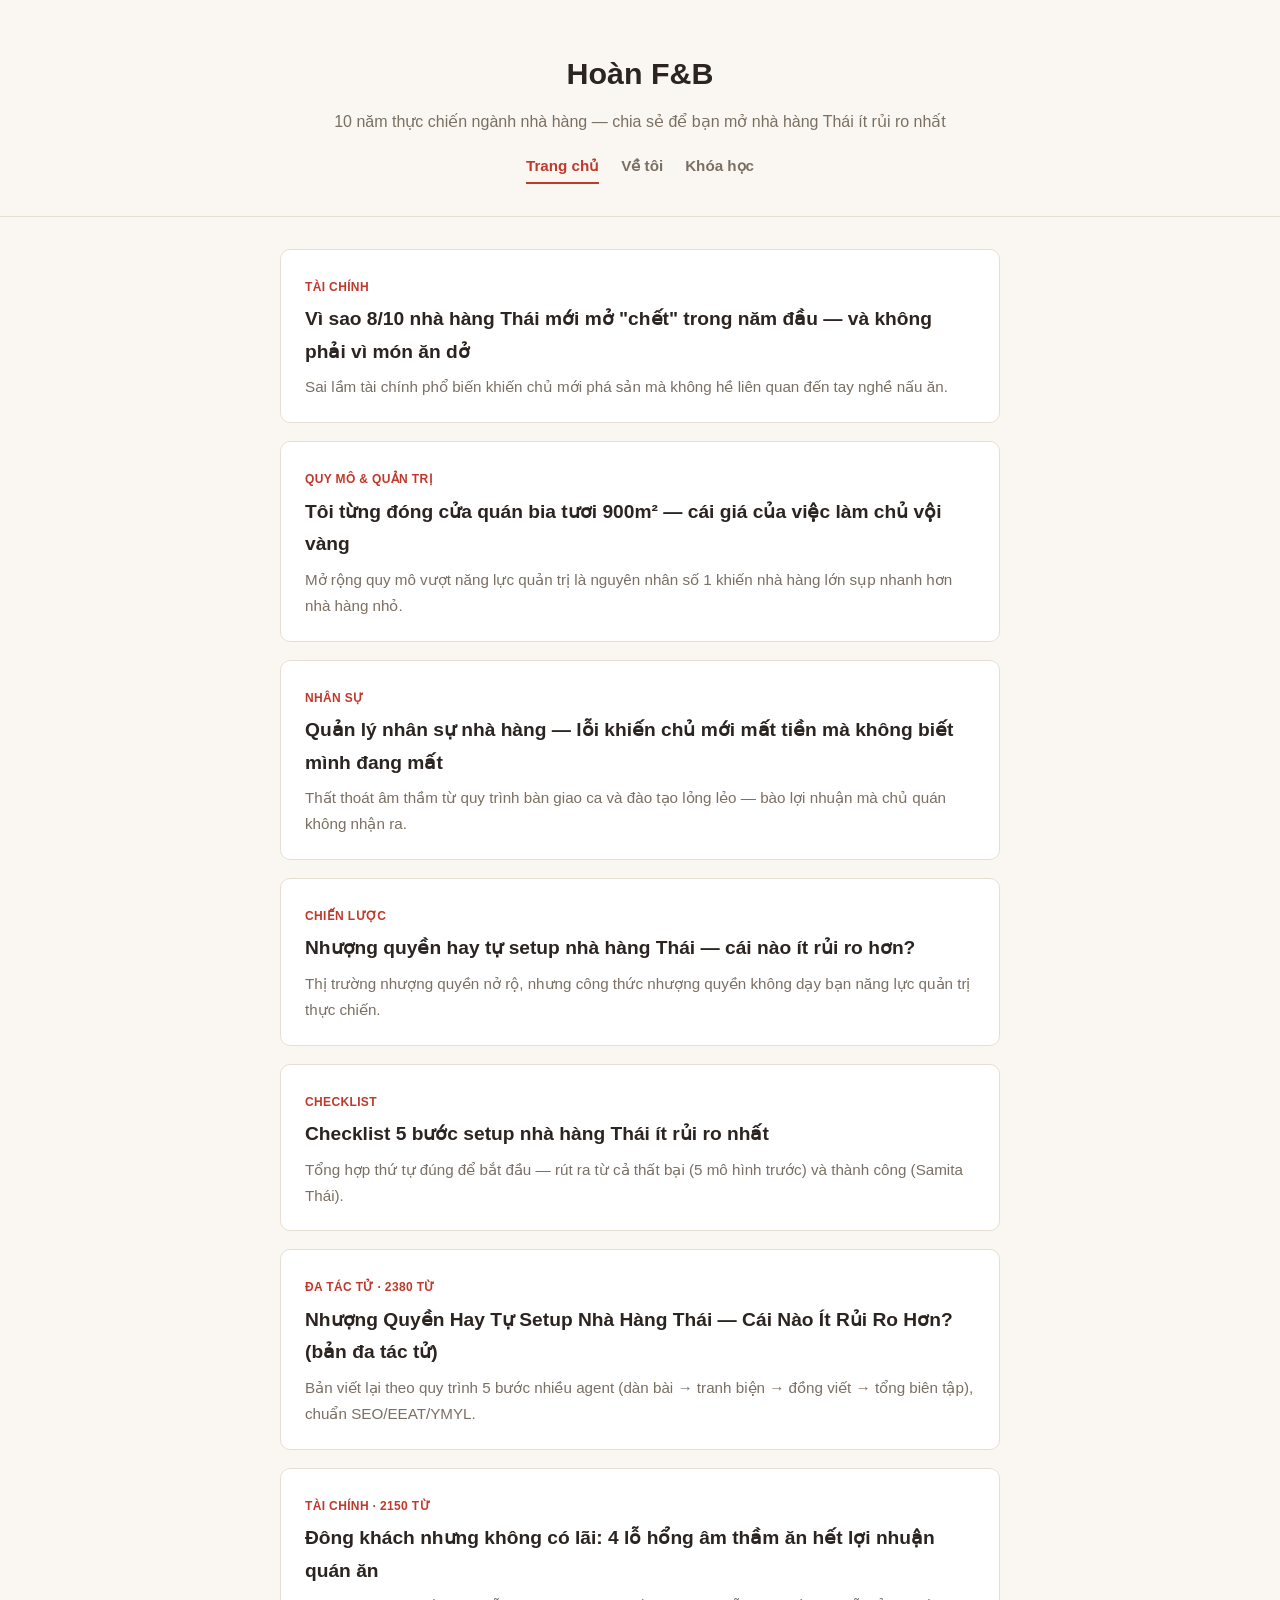
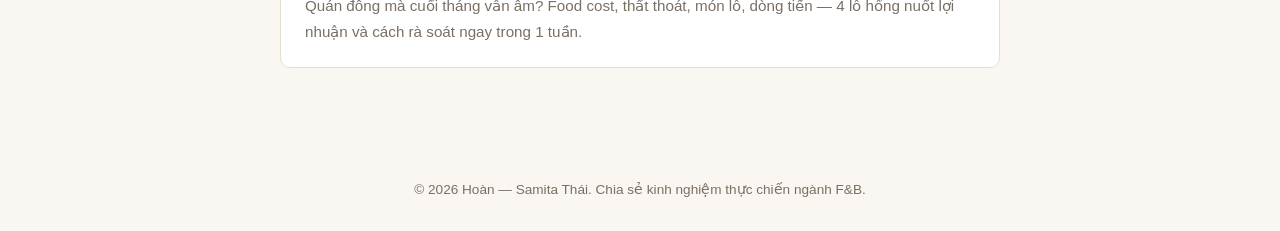
<file: index.html>
<!DOCTYPE html>
<html lang="vi">
<head>
<meta charset="UTF-8">
<meta name="viewport" content="width=device-width, initial-scale=1.0">
<title>Hoàn F&B — Mở nhà hàng Thái ít rủi ro nhất</title>
<link rel="stylesheet" href="style.css">
</head>
<body>
<header class="site">
  <h1>Hoàn F&amp;B</h1>
  <p>10 năm thực chiến ngành nhà hàng — chia sẻ để bạn mở nhà hàng Thái ít rủi ro nhất</p>
  <nav class="site-nav">
    <a href="index.html" class="dang-o">Trang chủ</a>
    <a href="about.html">Về tôi</a>
    <a href="salepage-chu-quan-tu-xay-kenh.html">Khóa học</a>
  </nav>
</header>
<main>
  <div class="post-list">
    <a class="post-card" href="bai-1-vi-sao-mo-nha-hang-thai-de-chet-nam-dau.html">
      <span class="tag">Tài chính</span>
      <h2>Vì sao 8/10 nhà hàng Thái mới mở "chết" trong năm đầu — và không phải vì món ăn dở</h2>
      <p class="pain">Sai lầm tài chính phổ biến khiến chủ mới phá sản mà không hề liên quan đến tay nghề nấu ăn.</p>
    </a>
    <a class="post-card" href="bai-2-bai-hoc-tu-quan-bia-tuoi-900m2.html">
      <span class="tag">Quy mô & quản trị</span>
      <h2>Tôi từng đóng cửa quán bia tươi 900m² — cái giá của việc làm chủ vội vàng</h2>
      <p class="pain">Mở rộng quy mô vượt năng lực quản trị là nguyên nhân số 1 khiến nhà hàng lớn sụp nhanh hơn nhà hàng nhỏ.</p>
    </a>
    <a class="post-card" href="bai-3-quan-ly-nhan-su-loi-mat-tien-oan.html">
      <span class="tag">Nhân sự</span>
      <h2>Quản lý nhân sự nhà hàng — lỗi khiến chủ mới mất tiền mà không biết mình đang mất</h2>
      <p class="pain">Thất thoát âm thầm từ quy trình bàn giao ca và đào tạo lỏng lẻo — bào lợi nhuận mà chủ quán không nhận ra.</p>
    </a>
    <a class="post-card" href="bai-4-nhuong-quyen-vs-tu-setup-nha-hang-thai.html">
      <span class="tag">Chiến lược</span>
      <h2>Nhượng quyền hay tự setup nhà hàng Thái — cái nào ít rủi ro hơn?</h2>
      <p class="pain">Thị trường nhượng quyền nở rộ, nhưng công thức nhượng quyền không dạy bạn năng lực quản trị thực chiến.</p>
    </a>
    <a class="post-card" href="bai-5-checklist-5-buoc-setup-nha-hang-thai-it-rui-ro.html">
      <span class="tag">Checklist</span>
      <h2>Checklist 5 bước setup nhà hàng Thái ít rủi ro nhất</h2>
      <p class="pain">Tổng hợp thứ tự đúng để bắt đầu — rút ra từ cả thất bại (5 mô hình trước) và thành công (Samita Thái).</p>
    </a>
    <a class="post-card" href="bai-4-da-tac-tu-v1.html">
      <span class="tag">Đa tác tử · 2380 từ</span>
      <h2>Nhượng Quyền Hay Tự Setup Nhà Hàng Thái — Cái Nào Ít Rủi Ro Hơn? (bản đa tác tử)</h2>
      <p class="pain">Bản viết lại theo quy trình 5 bước nhiều agent (dàn bài → tranh biện → đồng viết → tổng biên tập), chuẩn SEO/EEAT/YMYL.</p>
    </a>
    <a class="post-card" href="bai-6-dong-khach-nhung-khong-co-lai.html">
      <span class="tag">Tài chính · 2150 từ</span>
      <h2>Đông khách nhưng không có lãi: 4 lỗ hổng âm thầm ăn hết lợi nhuận quán ăn</h2>
      <p class="pain">Quán đông mà cuối tháng vẫn âm? Food cost, thất thoát, món lỗ, dòng tiền — 4 lỗ hổng nuốt lợi nhuận và cách rà soát ngay trong 1 tuần.</p>
    </a>
  </div>
</main>
<footer class="site">© 2026 Hoàn — Samita Thái. Chia sẻ kinh nghiệm thực chiến ngành F&amp;B.</footer>
</body>
</html>
</file>
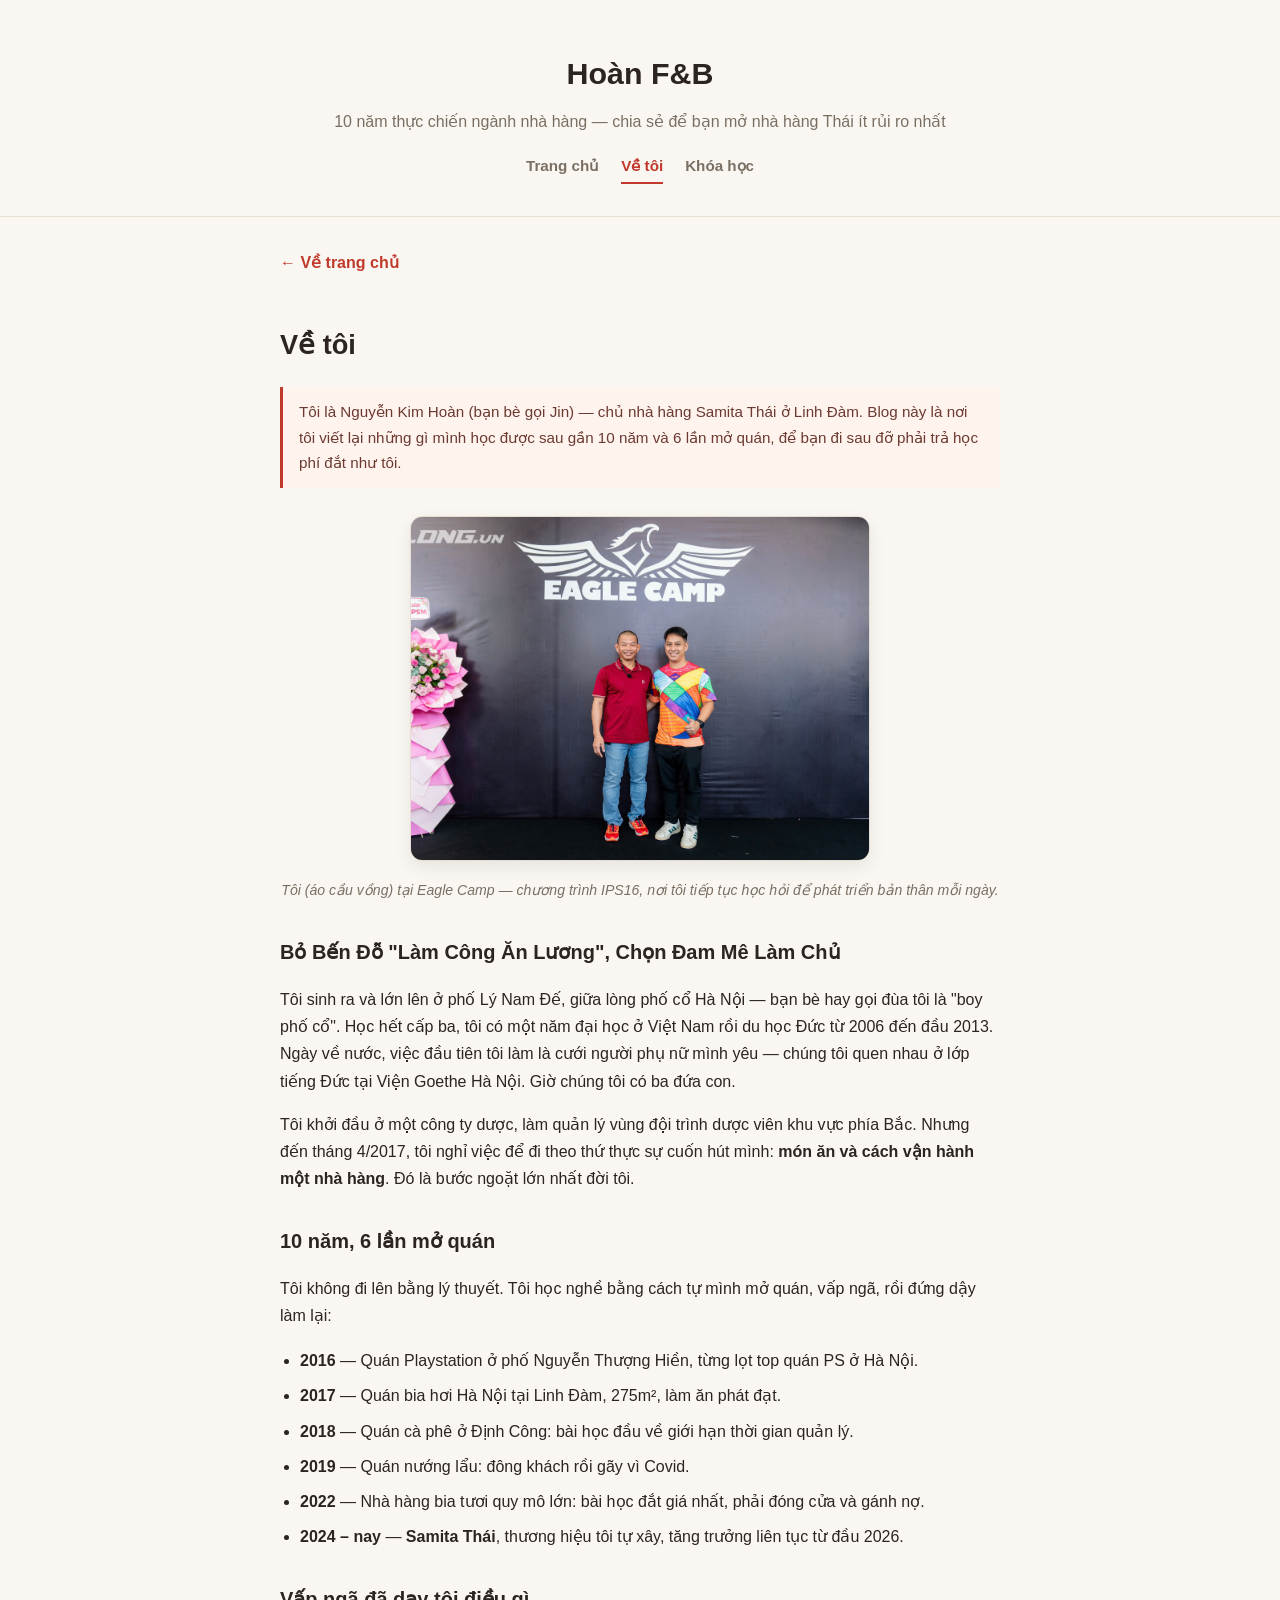
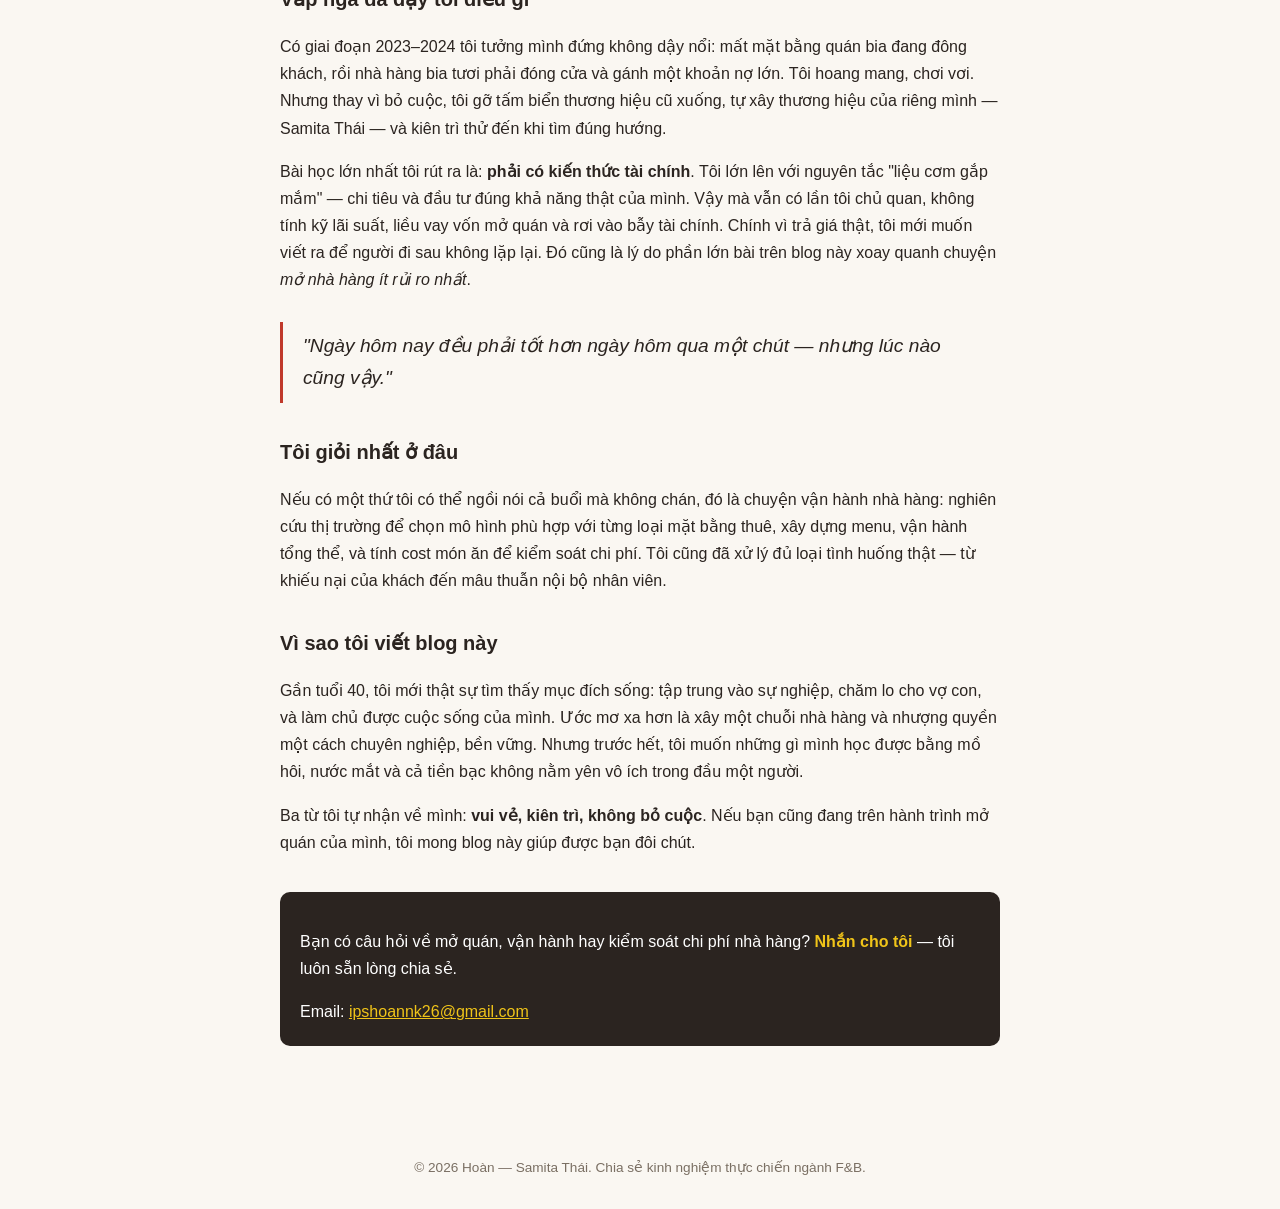
<file: about.html>
<!DOCTYPE html>
<html lang="vi">
<head>
<meta charset="UTF-8">
<meta name="viewport" content="width=device-width, initial-scale=1.0">
<title>Về tôi — Hoàn F&B | Samita Thái</title>
<meta name="description" content="Nguyễn Kim Hoàn — chủ nhà hàng Samita Thái, gần 10 năm thực chiến F&B với 6 lần mở quán. Câu chuyện và lý do tôi chia sẻ kinh nghiệm mở nhà hàng ít rủi ro.">
<link rel="stylesheet" href="style.css">
</head>
<body>
<header class="site">
  <h1>Hoàn F&amp;B</h1>
  <p>10 năm thực chiến ngành nhà hàng — chia sẻ để bạn mở nhà hàng Thái ít rủi ro nhất</p>
  <nav class="site-nav">
    <a href="index.html">Trang chủ</a>
    <a href="about.html" class="dang-o">Về tôi</a>
    <a href="salepage-chu-quan-tu-xay-kenh.html">Khóa học</a>
  </nav>
</header>

<main>
  <a class="back-link" href="index.html">← Về trang chủ</a>

  <article class="post about">
    <h1>Về tôi</h1>
    <p class="pain-box">
      Tôi là Nguyễn Kim Hoàn (bạn bè gọi Jin) — chủ nhà hàng Samita Thái ở Linh Đàm.
      Blog này là nơi tôi viết lại những gì mình học được sau gần 10 năm và 6 lần mở
      quán, để bạn đi sau đỡ phải trả học phí đắt như tôi.
    </p>

    <figure class="anh-chan-dung">
      <img src="anh-eagle-camp.jpg" alt="Nguyễn Kim Hoàn chụp cùng thầy Phạm Thành Long tại Eagle Camp IPS16" loading="lazy">
      <figcaption>Tôi (áo cầu vồng) tại Eagle Camp — chương trình IPS16, nơi tôi tiếp tục học hỏi để phát triển bản thân mỗi ngày.</figcaption>
    </figure>

    <h2>Bỏ Bến Đỗ "Làm Công Ăn Lương", Chọn Đam Mê Làm Chủ</h2>
    <p>
      Tôi sinh ra và lớn lên ở phố Lý Nam Đế, giữa lòng phố cổ Hà Nội — bạn bè hay
      gọi đùa tôi là "boy phố cổ". Học hết cấp ba, tôi có một năm đại học ở Việt Nam
      rồi du học Đức từ 2006 đến đầu 2013. Ngày về nước, việc đầu tiên tôi làm là cưới
      người phụ nữ mình yêu — chúng tôi quen nhau ở lớp tiếng Đức tại Viện Goethe Hà Nội.
      Giờ chúng tôi có ba đứa con.
    </p>
    <p>
      Tôi khởi đầu ở một công ty dược, làm quản lý vùng đội trình dược viên khu vực phía
      Bắc. Nhưng đến tháng 4/2017, tôi nghỉ việc để đi theo thứ thực sự cuốn hút mình:
      <strong>món ăn và cách vận hành một nhà hàng</strong>. Đó là bước ngoặt lớn nhất đời tôi.
    </p>

    <h2>10 năm, 6 lần mở quán</h2>
    <p>
      Tôi không đi lên bằng lý thuyết. Tôi học nghề bằng cách tự mình mở quán, vấp ngã,
      rồi đứng dậy làm lại:
    </p>
    <ul>
      <li><strong>2016</strong> — Quán Playstation ở phố Nguyễn Thượng Hiền, từng lọt top quán PS ở Hà Nội.</li>
      <li><strong>2017</strong> — Quán bia hơi Hà Nội tại Linh Đàm, 275m², làm ăn phát đạt.</li>
      <li><strong>2018</strong> — Quán cà phê ở Định Công: bài học đầu về giới hạn thời gian quản lý.</li>
      <li><strong>2019</strong> — Quán nướng lẩu: đông khách rồi gãy vì Covid.</li>
      <li><strong>2022</strong> — Nhà hàng bia tươi quy mô lớn: bài học đắt giá nhất, phải đóng cửa và gánh nợ.</li>
      <li><strong>2024 – nay</strong> — <strong>Samita Thái</strong>, thương hiệu tôi tự xây, tăng trưởng liên tục từ đầu 2026.</li>
    </ul>

    <h2>Vấp ngã đã dạy tôi điều gì</h2>
    <p>
      Có giai đoạn 2023–2024 tôi tưởng mình đứng không dậy nổi: mất mặt bằng quán bia
      đang đông khách, rồi nhà hàng bia tươi phải đóng cửa và gánh một khoản nợ lớn. Tôi
      hoang mang, chơi vơi. Nhưng thay vì bỏ cuộc, tôi gỡ tấm biển thương hiệu cũ xuống,
      tự xây thương hiệu của riêng mình — Samita Thái — và kiên trì thử đến khi tìm đúng hướng.
    </p>
    <p>
      Bài học lớn nhất tôi rút ra là: <strong>phải có kiến thức tài chính</strong>. Tôi lớn
      lên với nguyên tắc "liệu cơm gắp mắm" — chi tiêu và đầu tư đúng khả năng thật của mình.
      Vậy mà vẫn có lần tôi chủ quan, không tính kỹ lãi suất, liều vay vốn mở quán và rơi vào
      bẫy tài chính. Chính vì trả giá thật, tôi mới muốn viết ra để người đi sau không lặp lại.
      Đó cũng là lý do phần lớn bài trên blog này xoay quanh chuyện <em>mở nhà hàng ít rủi ro nhất</em>.
    </p>

    <blockquote>
      "Ngày hôm nay đều phải tốt hơn ngày hôm qua một chút — nhưng lúc nào cũng vậy."
    </blockquote>

    <h2>Tôi giỏi nhất ở đâu</h2>
    <p>
      Nếu có một thứ tôi có thể ngồi nói cả buổi mà không chán, đó là chuyện vận hành nhà
      hàng: nghiên cứu thị trường để chọn mô hình phù hợp với từng loại mặt bằng thuê, xây
      dựng menu, vận hành tổng thể, và tính cost món ăn để kiểm soát chi phí. Tôi cũng đã
      xử lý đủ loại tình huống thật — từ khiếu nại của khách đến mâu thuẫn nội bộ nhân viên.
    </p>

    <h2>Vì sao tôi viết blog này</h2>
    <p>
      Gần tuổi 40, tôi mới thật sự tìm thấy mục đích sống: tập trung vào sự nghiệp, chăm lo
      cho vợ con, và làm chủ được cuộc sống của mình. Ước mơ xa hơn là xây một chuỗi nhà hàng
      và nhượng quyền một cách chuyên nghiệp, bền vững. Nhưng trước hết, tôi muốn những gì mình
      học được bằng mồ hôi, nước mắt và cả tiền bạc không nằm yên vô ích trong đầu một người.
    </p>
    <p>
      Ba từ tôi tự nhận về mình: <strong>vui vẻ, kiên trì, không bỏ cuộc</strong>. Nếu bạn cũng
      đang trên hành trình mở quán của mình, tôi mong blog này giúp được bạn đôi chút.
    </p>

    <div class="cta">
      <p>Bạn có câu hỏi về mở quán, vận hành hay kiểm soát chi phí nhà hàng? <strong>Nhắn cho tôi</strong> — tôi luôn sẵn lòng chia sẻ.</p>
      <p style="margin:8px 0 0;">Email: <a href="mailto:ipshoannk26@gmail.com" style="color:#f0c419;">ipshoannk26@gmail.com</a></p>
    </div>
  </article>
</main>

<footer class="site">© 2026 Hoàn — Samita Thái. Chia sẻ kinh nghiệm thực chiến ngành F&amp;B.</footer>
</body>
</html>
</file>
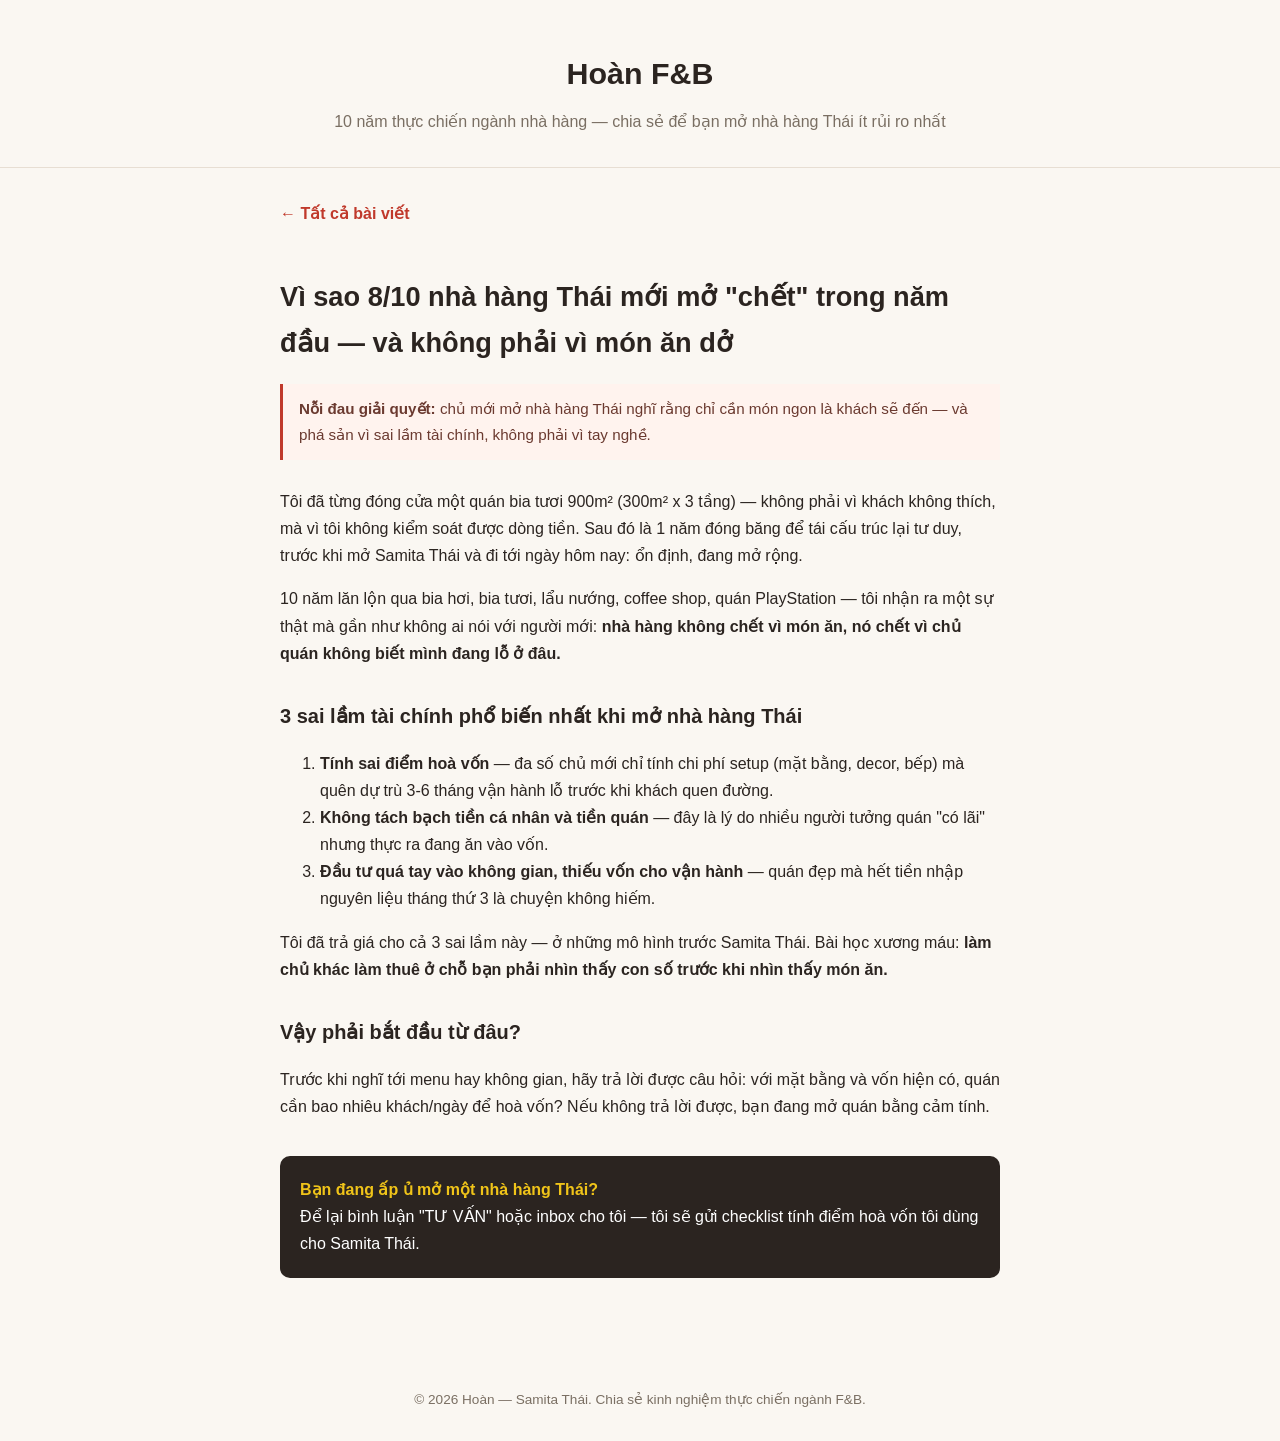
<file: bai-1-vi-sao-mo-nha-hang-thai-de-chet-nam-dau.html>
<!DOCTYPE html>
<html lang="vi">
<head>
<meta charset="UTF-8">
<meta name="viewport" content="width=device-width, initial-scale=1.0">
<title>Vì sao 8/10 nhà hàng Thái mới mở "chết" trong năm đầu — Hoàn F&B</title>
<link rel="stylesheet" href="style.css">
</head>
<body>
<header class="site">
  <h1>Hoàn F&amp;B</h1>
  <p>10 năm thực chiến ngành nhà hàng — chia sẻ để bạn mở nhà hàng Thái ít rủi ro nhất</p>
</header>
<main>
  <a class="back-link" href="index.html">← Tất cả bài viết</a>
  <article class="post">
    <h1>Vì sao 8/10 nhà hàng Thái mới mở "chết" trong năm đầu — và không phải vì món ăn dở</h1>
    <div class="pain-box"><strong>Nỗi đau giải quyết:</strong> chủ mới mở nhà hàng Thái nghĩ rằng chỉ cần món ngon là khách sẽ đến — và phá sản vì sai lầm tài chính, không phải vì tay nghề.</div>

    <p>Tôi đã từng đóng cửa một quán bia tươi 900m² (300m² x 3 tầng) — không phải vì khách không thích, mà vì tôi không kiểm soát được dòng tiền. Sau đó là 1 năm đóng băng để tái cấu trúc lại tư duy, trước khi mở Samita Thái và đi tới ngày hôm nay: ổn định, đang mở rộng.</p>

    <p>10 năm lăn lộn qua bia hơi, bia tươi, lẩu nướng, coffee shop, quán PlayStation — tôi nhận ra một sự thật mà gần như không ai nói với người mới: <strong>nhà hàng không chết vì món ăn, nó chết vì chủ quán không biết mình đang lỗ ở đâu.</strong></p>

    <h2>3 sai lầm tài chính phổ biến nhất khi mở nhà hàng Thái</h2>
    <ol>
      <li><strong>Tính sai điểm hoà vốn</strong> — đa số chủ mới chỉ tính chi phí setup (mặt bằng, decor, bếp) mà quên dự trù 3-6 tháng vận hành lỗ trước khi khách quen đường.</li>
      <li><strong>Không tách bạch tiền cá nhân và tiền quán</strong> — đây là lý do nhiều người tưởng quán "có lãi" nhưng thực ra đang ăn vào vốn.</li>
      <li><strong>Đầu tư quá tay vào không gian, thiếu vốn cho vận hành</strong> — quán đẹp mà hết tiền nhập nguyên liệu tháng thứ 3 là chuyện không hiếm.</li>
    </ol>

    <p>Tôi đã trả giá cho cả 3 sai lầm này — ở những mô hình trước Samita Thái. Bài học xương máu: <strong>làm chủ khác làm thuê ở chỗ bạn phải nhìn thấy con số trước khi nhìn thấy món ăn.</strong></p>

    <h2>Vậy phải bắt đầu từ đâu?</h2>
    <p>Trước khi nghĩ tới menu hay không gian, hãy trả lời được câu hỏi: với mặt bằng và vốn hiện có, quán cần bao nhiêu khách/ngày để hoà vốn? Nếu không trả lời được, bạn đang mở quán bằng cảm tính.</p>

    <div class="cta">
      <strong>Bạn đang ấp ủ mở một nhà hàng Thái?</strong><br>
      Để lại bình luận "TƯ VẤN" hoặc inbox cho tôi — tôi sẽ gửi checklist tính điểm hoà vốn tôi dùng cho Samita Thái.
    </div>
  </article>
</main>
<footer class="site">© 2026 Hoàn — Samita Thái. Chia sẻ kinh nghiệm thực chiến ngành F&amp;B.</footer>
</body>
</html>
</file>
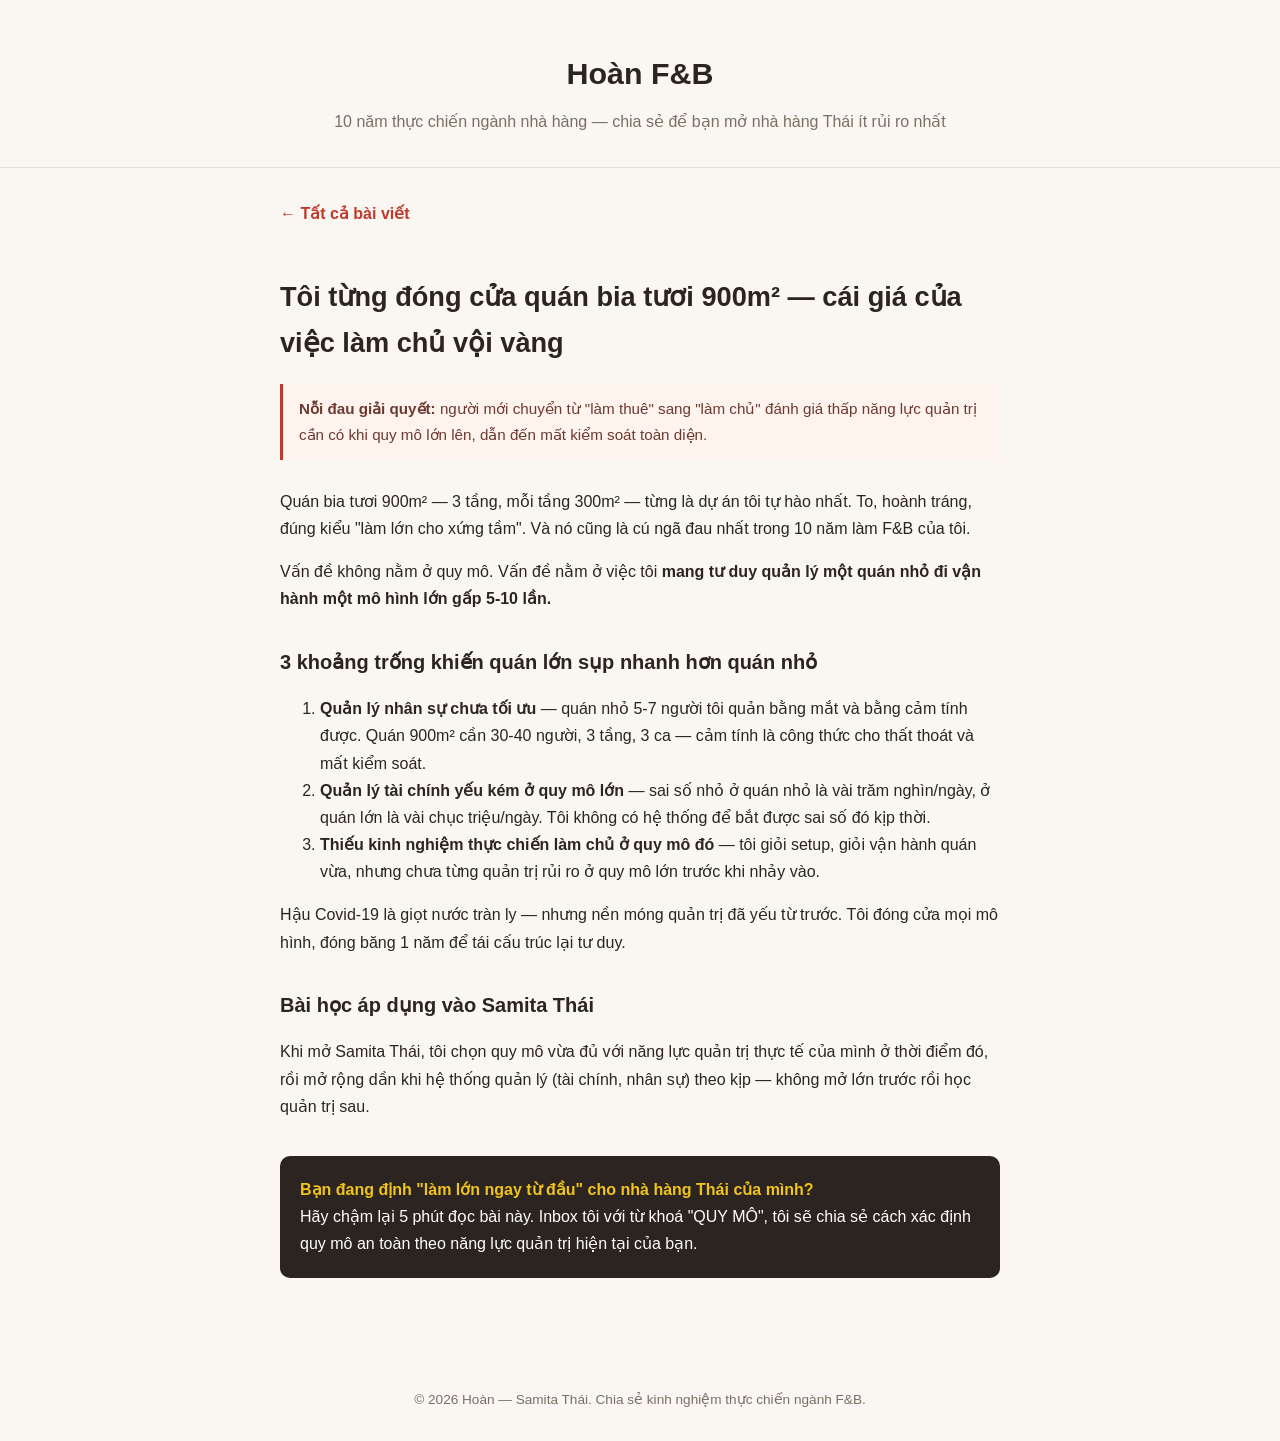
<file: bai-2-bai-hoc-tu-quan-bia-tuoi-900m2.html>
<!DOCTYPE html>
<html lang="vi">
<head>
<meta charset="UTF-8">
<meta name="viewport" content="width=device-width, initial-scale=1.0">
<title>Bài học từ quán bia tươi 900m² — Hoàn F&B</title>
<link rel="stylesheet" href="style.css">
</head>
<body>
<header class="site">
  <h1>Hoàn F&amp;B</h1>
  <p>10 năm thực chiến ngành nhà hàng — chia sẻ để bạn mở nhà hàng Thái ít rủi ro nhất</p>
</header>
<main>
  <a class="back-link" href="index.html">← Tất cả bài viết</a>
  <article class="post">
    <h1>Tôi từng đóng cửa quán bia tươi 900m² — cái giá của việc làm chủ vội vàng</h1>
    <div class="pain-box"><strong>Nỗi đau giải quyết:</strong> người mới chuyển từ "làm thuê" sang "làm chủ" đánh giá thấp năng lực quản trị cần có khi quy mô lớn lên, dẫn đến mất kiểm soát toàn diện.</div>

    <p>Quán bia tươi 900m² — 3 tầng, mỗi tầng 300m² — từng là dự án tôi tự hào nhất. To, hoành tráng, đúng kiểu "làm lớn cho xứng tầm". Và nó cũng là cú ngã đau nhất trong 10 năm làm F&amp;B của tôi.</p>

    <p>Vấn đề không nằm ở quy mô. Vấn đề nằm ở việc tôi <strong>mang tư duy quản lý một quán nhỏ đi vận hành một mô hình lớn gấp 5-10 lần.</strong></p>

    <h2>3 khoảng trống khiến quán lớn sụp nhanh hơn quán nhỏ</h2>
    <ol>
      <li><strong>Quản lý nhân sự chưa tối ưu</strong> — quán nhỏ 5-7 người tôi quản bằng mắt và bằng cảm tính được. Quán 900m² cần 30-40 người, 3 tầng, 3 ca — cảm tính là công thức cho thất thoát và mất kiểm soát.</li>
      <li><strong>Quản lý tài chính yếu kém ở quy mô lớn</strong> — sai số nhỏ ở quán nhỏ là vài trăm nghìn/ngày, ở quán lớn là vài chục triệu/ngày. Tôi không có hệ thống để bắt được sai số đó kịp thời.</li>
      <li><strong>Thiếu kinh nghiệm thực chiến làm chủ ở quy mô đó</strong> — tôi giỏi setup, giỏi vận hành quán vừa, nhưng chưa từng quản trị rủi ro ở quy mô lớn trước khi nhảy vào.</li>
    </ol>

    <p>Hậu Covid-19 là giọt nước tràn ly — nhưng nền móng quản trị đã yếu từ trước. Tôi đóng cửa mọi mô hình, đóng băng 1 năm để tái cấu trúc lại tư duy.</p>

    <h2>Bài học áp dụng vào Samita Thái</h2>
    <p>Khi mở Samita Thái, tôi chọn quy mô vừa đủ với năng lực quản trị thực tế của mình ở thời điểm đó, rồi mở rộng dần khi hệ thống quản lý (tài chính, nhân sự) theo kịp — không mở lớn trước rồi học quản trị sau.</p>

    <div class="cta">
      <strong>Bạn đang định "làm lớn ngay từ đầu" cho nhà hàng Thái của mình?</strong><br>
      Hãy chậm lại 5 phút đọc bài này. Inbox tôi với từ khoá "QUY MÔ", tôi sẽ chia sẻ cách xác định quy mô an toàn theo năng lực quản trị hiện tại của bạn.
    </div>
  </article>
</main>
<footer class="site">© 2026 Hoàn — Samita Thái. Chia sẻ kinh nghiệm thực chiến ngành F&amp;B.</footer>
</body>
</html>
</file>
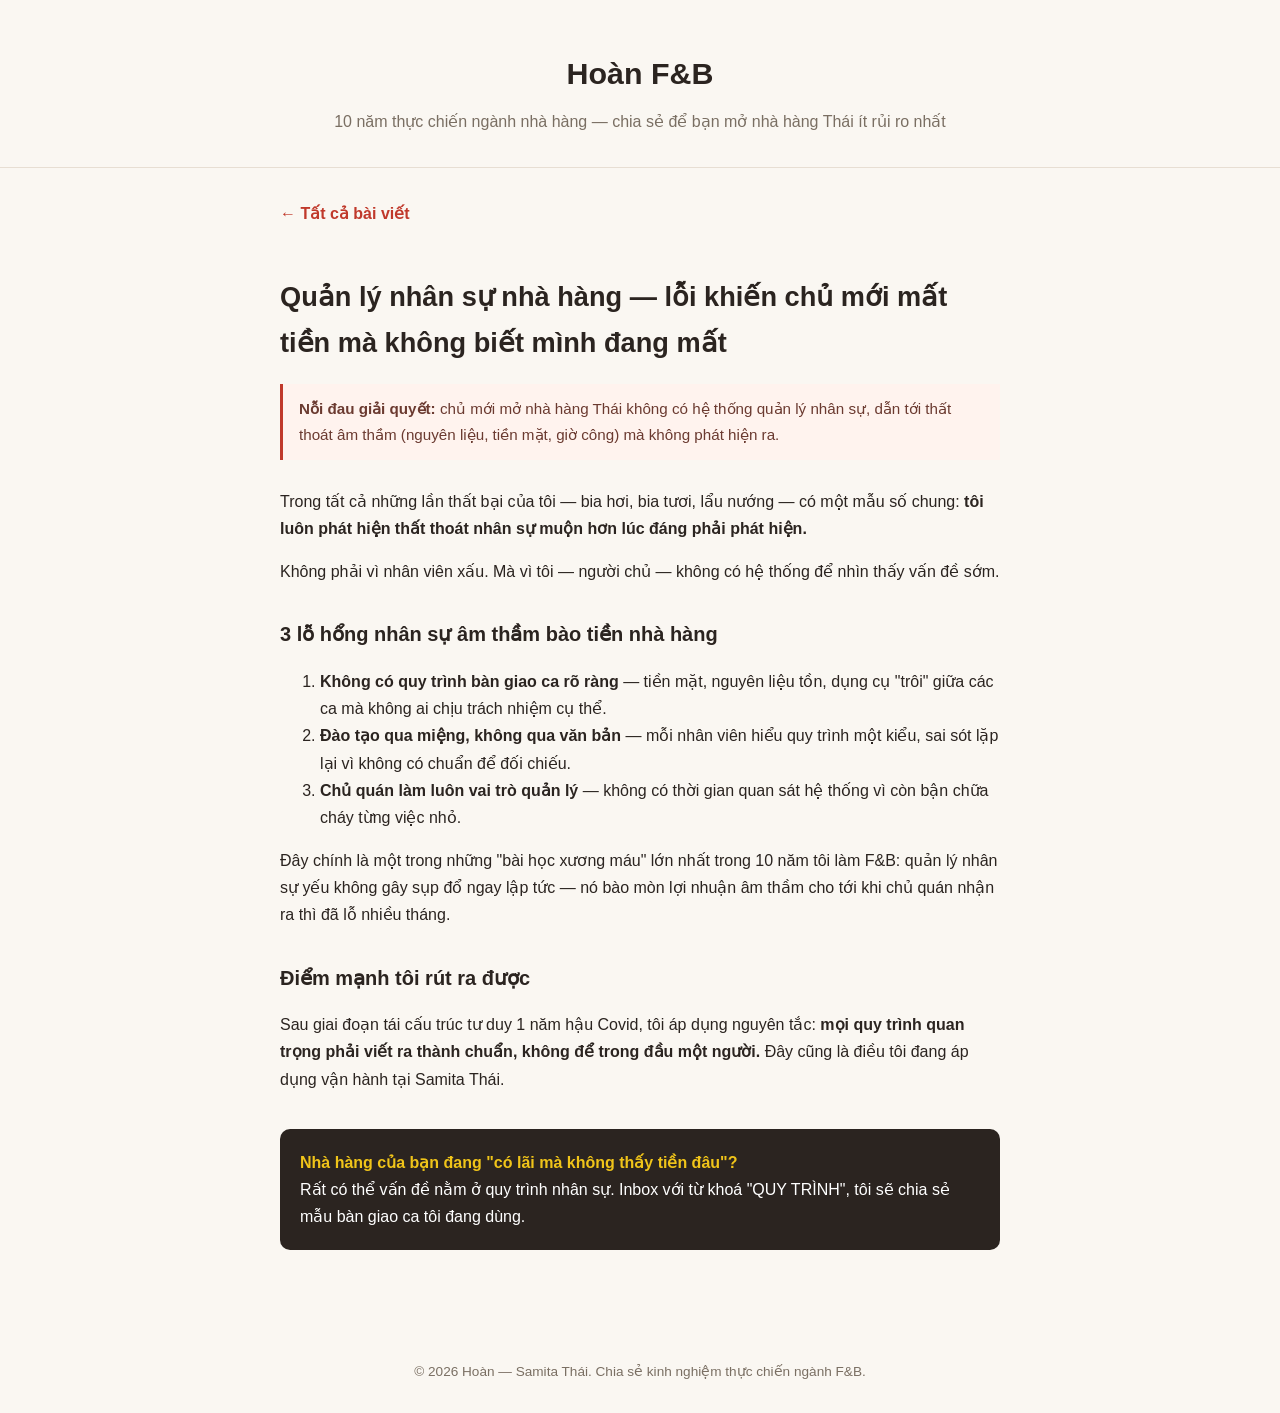
<file: bai-3-quan-ly-nhan-su-loi-mat-tien-oan.html>
<!DOCTYPE html>
<html lang="vi">
<head>
<meta charset="UTF-8">
<meta name="viewport" content="width=device-width, initial-scale=1.0">
<title>Quản lý nhân sự nhà hàng — lỗi mất tiền oan — Hoàn F&B</title>
<link rel="stylesheet" href="style.css">
</head>
<body>
<header class="site">
  <h1>Hoàn F&amp;B</h1>
  <p>10 năm thực chiến ngành nhà hàng — chia sẻ để bạn mở nhà hàng Thái ít rủi ro nhất</p>
</header>
<main>
  <a class="back-link" href="index.html">← Tất cả bài viết</a>
  <article class="post">
    <h1>Quản lý nhân sự nhà hàng — lỗi khiến chủ mới mất tiền mà không biết mình đang mất</h1>
    <div class="pain-box"><strong>Nỗi đau giải quyết:</strong> chủ mới mở nhà hàng Thái không có hệ thống quản lý nhân sự, dẫn tới thất thoát âm thầm (nguyên liệu, tiền mặt, giờ công) mà không phát hiện ra.</div>

    <p>Trong tất cả những lần thất bại của tôi — bia hơi, bia tươi, lẩu nướng — có một mẫu số chung: <strong>tôi luôn phát hiện thất thoát nhân sự muộn hơn lúc đáng phải phát hiện.</strong></p>

    <p>Không phải vì nhân viên xấu. Mà vì tôi — người chủ — không có hệ thống để nhìn thấy vấn đề sớm.</p>

    <h2>3 lỗ hổng nhân sự âm thầm bào tiền nhà hàng</h2>
    <ol>
      <li><strong>Không có quy trình bàn giao ca rõ ràng</strong> — tiền mặt, nguyên liệu tồn, dụng cụ "trôi" giữa các ca mà không ai chịu trách nhiệm cụ thể.</li>
      <li><strong>Đào tạo qua miệng, không qua văn bản</strong> — mỗi nhân viên hiểu quy trình một kiểu, sai sót lặp lại vì không có chuẩn để đối chiếu.</li>
      <li><strong>Chủ quán làm luôn vai trò quản lý</strong> — không có thời gian quan sát hệ thống vì còn bận chữa cháy từng việc nhỏ.</li>
    </ol>

    <p>Đây chính là một trong những "bài học xương máu" lớn nhất trong 10 năm tôi làm F&amp;B: quản lý nhân sự yếu không gây sụp đổ ngay lập tức — nó bào mòn lợi nhuận âm thầm cho tới khi chủ quán nhận ra thì đã lỗ nhiều tháng.</p>

    <h2>Điểm mạnh tôi rút ra được</h2>
    <p>Sau giai đoạn tái cấu trúc tư duy 1 năm hậu Covid, tôi áp dụng nguyên tắc: <strong>mọi quy trình quan trọng phải viết ra thành chuẩn, không để trong đầu một người.</strong> Đây cũng là điều tôi đang áp dụng vận hành tại Samita Thái.</p>

    <div class="cta">
      <strong>Nhà hàng của bạn đang "có lãi mà không thấy tiền đâu"?</strong><br>
      Rất có thể vấn đề nằm ở quy trình nhân sự. Inbox với từ khoá "QUY TRÌNH", tôi sẽ chia sẻ mẫu bàn giao ca tôi đang dùng.
    </div>
  </article>
</main>
<footer class="site">© 2026 Hoàn — Samita Thái. Chia sẻ kinh nghiệm thực chiến ngành F&amp;B.</footer>
</body>
</html>
</file>
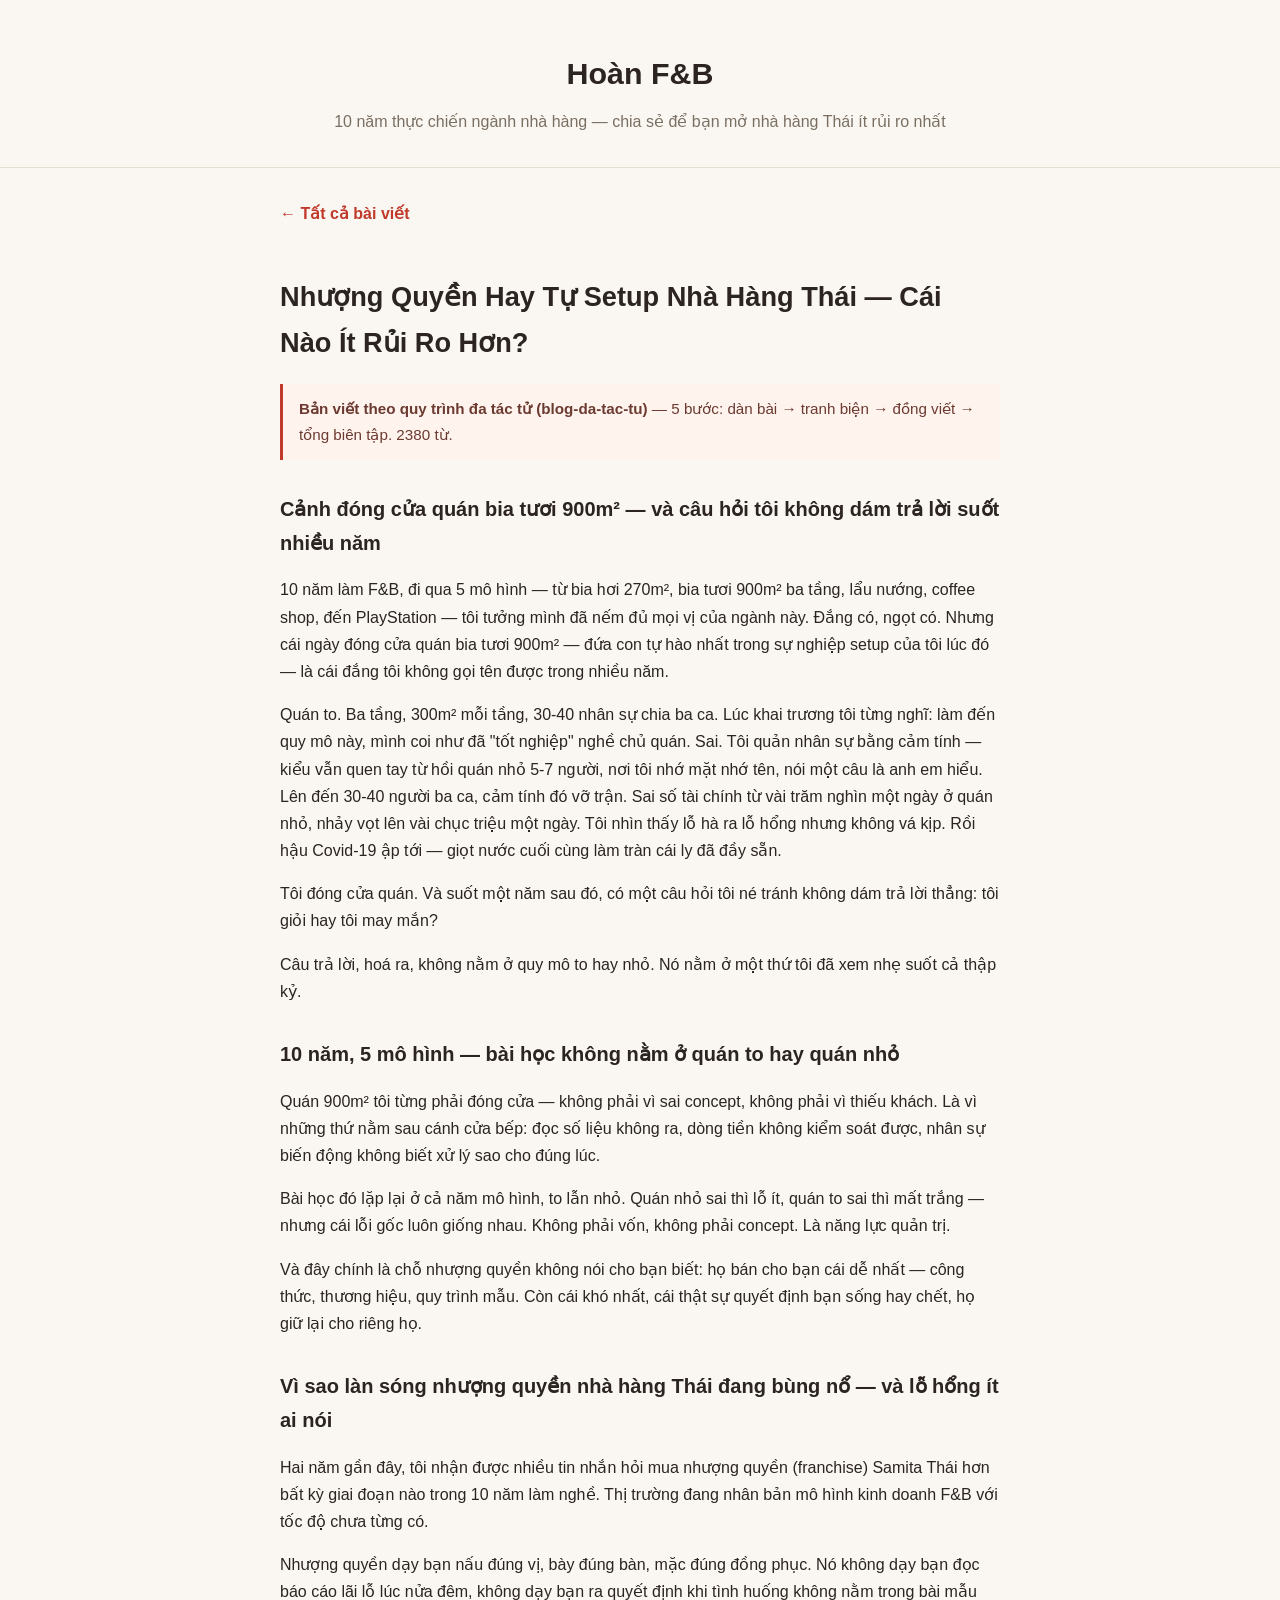
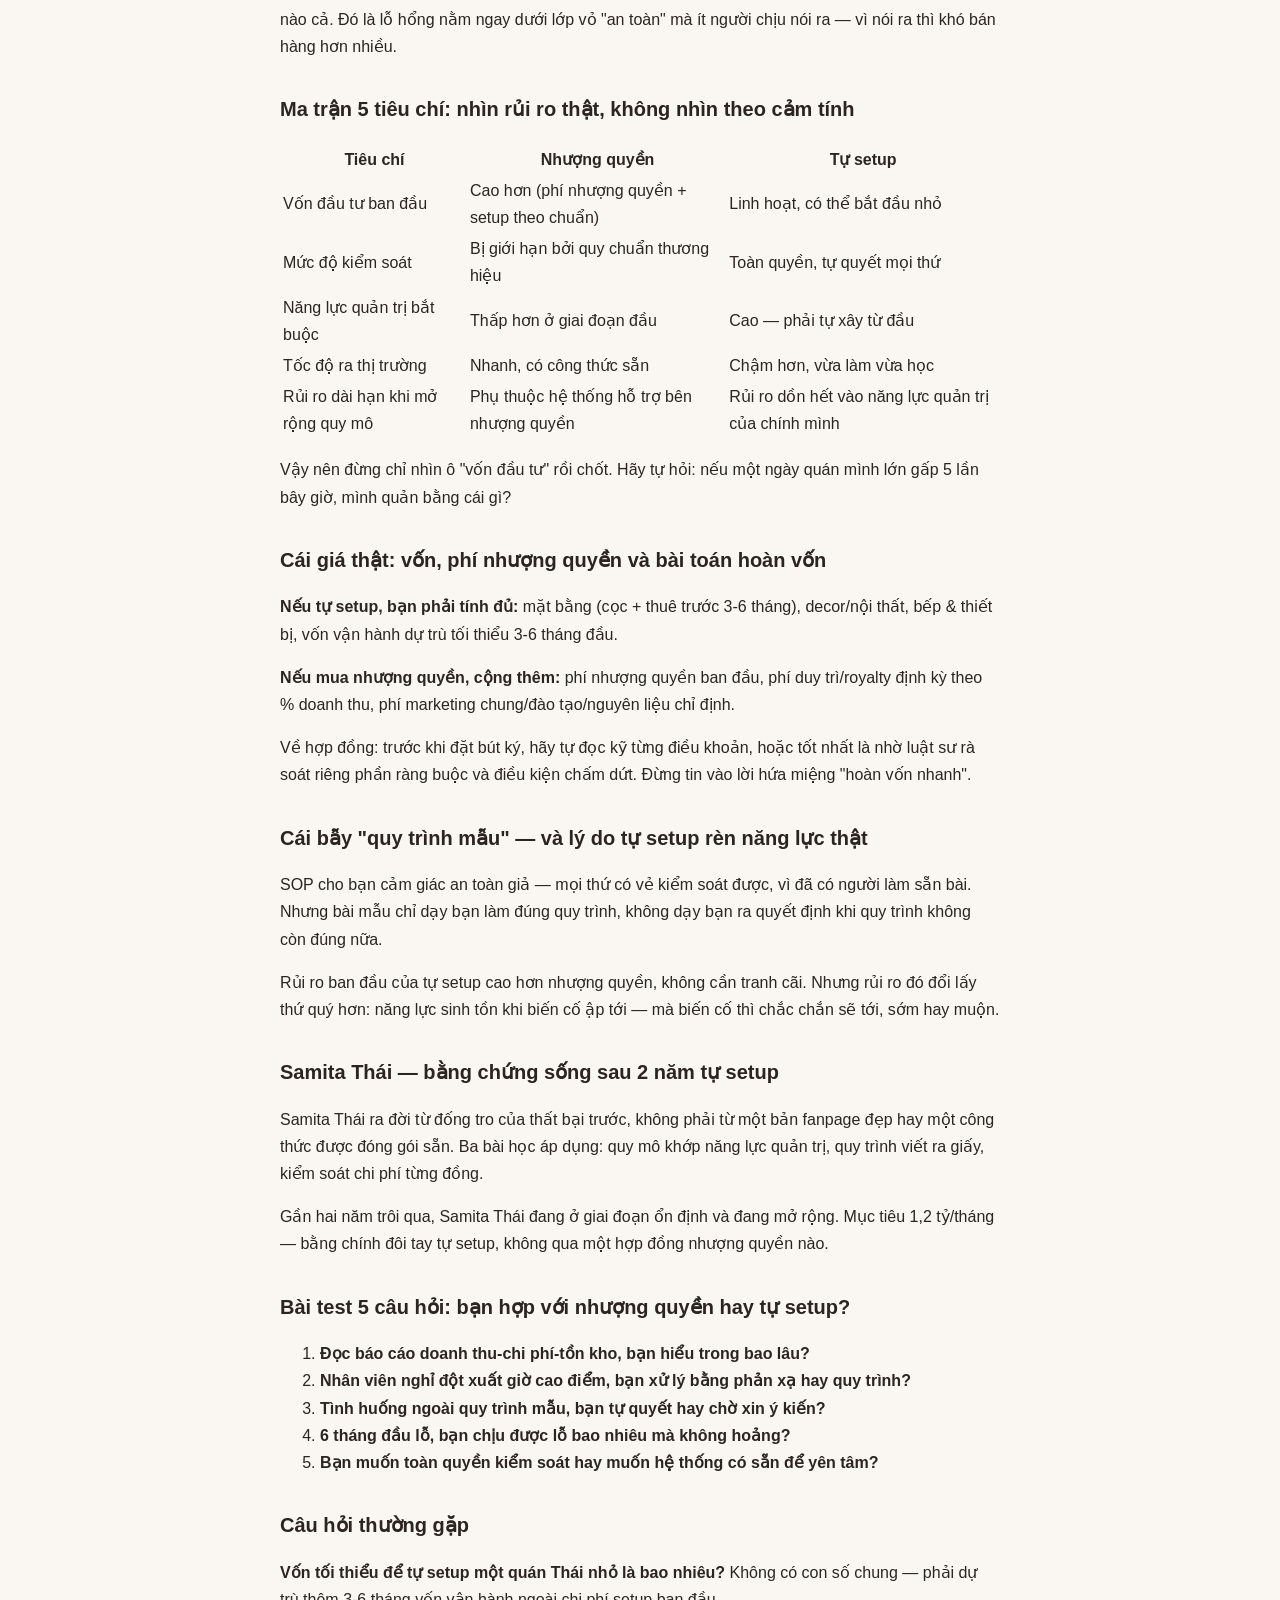
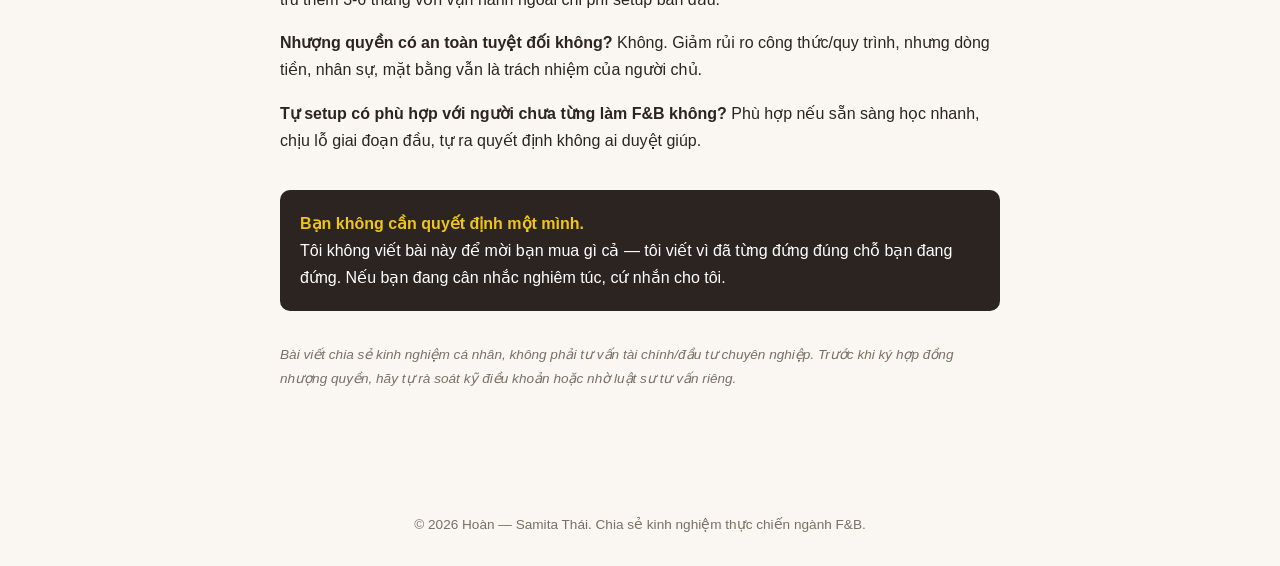
<file: bai-4-da-tac-tu-v1.html>
<!DOCTYPE html>
<html lang="vi">
<head>
<meta charset="UTF-8">
<meta name="viewport" content="width=device-width, initial-scale=1.0">
<title>Nhượng Quyền Hay Tự Setup Nhà Hàng Thái — Cái Nào Ít Rủi Ro Hơn? — Hoàn F&B</title>
<meta name="description" content="Đóng cửa quán bia tươi 900m² rồi gây dựng lại từ con số 0 — chủ Samita Thái kể thật chuyện setup nhà hàng Thái ít rủi ro hơn nhượng quyền hay không, qua 10 năm và 5 mô hình.">
<link rel="stylesheet" href="style.css">
</head>
<body>
<header class="site">
  <h1>Hoàn F&amp;B</h1>
  <p>10 năm thực chiến ngành nhà hàng — chia sẻ để bạn mở nhà hàng Thái ít rủi ro nhất</p>
</header>
<main>
  <a class="back-link" href="index.html">← Tất cả bài viết</a>
  <article class="post">
    <h1>Nhượng Quyền Hay Tự Setup Nhà Hàng Thái — Cái Nào Ít Rủi Ro Hơn?</h1>
    <div class="pain-box"><strong>Bản viết theo quy trình đa tác tử (blog-da-tac-tu)</strong> — 5 bước: dàn bài → tranh biện → đồng viết → tổng biên tập. 2380 từ.</div>

    <h2>Cảnh đóng cửa quán bia tươi 900m² — và câu hỏi tôi không dám trả lời suốt nhiều năm</h2>
    <p>10 năm làm F&amp;B, đi qua 5 mô hình — từ bia hơi 270m², bia tươi 900m² ba tầng, lẩu nướng, coffee shop, đến PlayStation — tôi tưởng mình đã nếm đủ mọi vị của ngành này. Đắng có, ngọt có. Nhưng cái ngày đóng cửa quán bia tươi 900m² — đứa con tự hào nhất trong sự nghiệp setup của tôi lúc đó — là cái đắng tôi không gọi tên được trong nhiều năm.</p>
    <p>Quán to. Ba tầng, 300m² mỗi tầng, 30-40 nhân sự chia ba ca. Lúc khai trương tôi từng nghĩ: làm đến quy mô này, mình coi như đã "tốt nghiệp" nghề chủ quán. Sai. Tôi quản nhân sự bằng cảm tính — kiểu vẫn quen tay từ hồi quán nhỏ 5-7 người, nơi tôi nhớ mặt nhớ tên, nói một câu là anh em hiểu. Lên đến 30-40 người ba ca, cảm tính đó vỡ trận. Sai số tài chính từ vài trăm nghìn một ngày ở quán nhỏ, nhảy vọt lên vài chục triệu một ngày. Tôi nhìn thấy lỗ hà ra lỗ hổng nhưng không vá kịp. Rồi hậu Covid-19 ập tới — giọt nước cuối cùng làm tràn cái ly đã đầy sẵn.</p>
    <p>Tôi đóng cửa quán. Và suốt một năm sau đó, có một câu hỏi tôi né tránh không dám trả lời thẳng: tôi giỏi hay tôi may mắn?</p>
    <p>Câu trả lời, hoá ra, không nằm ở quy mô to hay nhỏ. Nó nằm ở một thứ tôi đã xem nhẹ suốt cả thập kỷ.</p>

    <h2>10 năm, 5 mô hình — bài học không nằm ở quán to hay quán nhỏ</h2>
    <p>Quán 900m² tôi từng phải đóng cửa — không phải vì sai concept, không phải vì thiếu khách. Là vì những thứ nằm sau cánh cửa bếp: đọc số liệu không ra, dòng tiền không kiểm soát được, nhân sự biến động không biết xử lý sao cho đúng lúc.</p>
    <p>Bài học đó lặp lại ở cả năm mô hình, to lẫn nhỏ. Quán nhỏ sai thì lỗ ít, quán to sai thì mất trắng — nhưng cái lỗi gốc luôn giống nhau. Không phải vốn, không phải concept. Là năng lực quản trị.</p>
    <p>Và đây chính là chỗ nhượng quyền không nói cho bạn biết: họ bán cho bạn cái dễ nhất — công thức, thương hiệu, quy trình mẫu. Còn cái khó nhất, cái thật sự quyết định bạn sống hay chết, họ giữ lại cho riêng họ.</p>

    <h2>Vì sao làn sóng nhượng quyền nhà hàng Thái đang bùng nổ — và lỗ hổng ít ai nói</h2>
    <p>Hai năm gần đây, tôi nhận được nhiều tin nhắn hỏi mua nhượng quyền (franchise) Samita Thái hơn bất kỳ giai đoạn nào trong 10 năm làm nghề. Thị trường đang nhân bản mô hình kinh doanh F&amp;B với tốc độ chưa từng có.</p>
    <p>Nhượng quyền dạy bạn nấu đúng vị, bày đúng bàn, mặc đúng đồng phục. Nó không dạy bạn đọc báo cáo lãi lỗ lúc nửa đêm, không dạy bạn ra quyết định khi tình huống không nằm trong bài mẫu nào cả. Đó là lỗ hổng nằm ngay dưới lớp vỏ "an toàn" mà ít người chịu nói ra — vì nói ra thì khó bán hàng hơn nhiều.</p>

    <h2>Ma trận 5 tiêu chí: nhìn rủi ro thật, không nhìn theo cảm tính</h2>
    <table>
      <thead><tr><th>Tiêu chí</th><th>Nhượng quyền</th><th>Tự setup</th></tr></thead>
      <tbody>
        <tr><td>Vốn đầu tư ban đầu</td><td>Cao hơn (phí nhượng quyền + setup theo chuẩn)</td><td>Linh hoạt, có thể bắt đầu nhỏ</td></tr>
        <tr><td>Mức độ kiểm soát</td><td>Bị giới hạn bởi quy chuẩn thương hiệu</td><td>Toàn quyền, tự quyết mọi thứ</td></tr>
        <tr><td>Năng lực quản trị bắt buộc</td><td>Thấp hơn ở giai đoạn đầu</td><td>Cao — phải tự xây từ đầu</td></tr>
        <tr><td>Tốc độ ra thị trường</td><td>Nhanh, có công thức sẵn</td><td>Chậm hơn, vừa làm vừa học</td></tr>
        <tr><td>Rủi ro dài hạn khi mở rộng quy mô</td><td>Phụ thuộc hệ thống hỗ trợ bên nhượng quyền</td><td>Rủi ro dồn hết vào năng lực quản trị của chính mình</td></tr>
      </tbody>
    </table>
    <p>Vậy nên đừng chỉ nhìn ô "vốn đầu tư" rồi chốt. Hãy tự hỏi: nếu một ngày quán mình lớn gấp 5 lần bây giờ, mình quản bằng cái gì?</p>

    <h2>Cái giá thật: vốn, phí nhượng quyền và bài toán hoàn vốn</h2>
    <p><strong>Nếu tự setup, bạn phải tính đủ:</strong> mặt bằng (cọc + thuê trước 3-6 tháng), decor/nội thất, bếp & thiết bị, vốn vận hành dự trù tối thiểu 3-6 tháng đầu.</p>
    <p><strong>Nếu mua nhượng quyền, cộng thêm:</strong> phí nhượng quyền ban đầu, phí duy trì/royalty định kỳ theo % doanh thu, phí marketing chung/đào tạo/nguyên liệu chỉ định.</p>
    <p>Về hợp đồng: trước khi đặt bút ký, hãy tự đọc kỹ từng điều khoản, hoặc tốt nhất là nhờ luật sư rà soát riêng phần ràng buộc và điều kiện chấm dứt. Đừng tin vào lời hứa miệng "hoàn vốn nhanh".</p>

    <h2>Cái bẫy "quy trình mẫu" — và lý do tự setup rèn năng lực thật</h2>
    <p>SOP cho bạn cảm giác an toàn giả — mọi thứ có vẻ kiểm soát được, vì đã có người làm sẵn bài. Nhưng bài mẫu chỉ dạy bạn làm đúng quy trình, không dạy bạn ra quyết định khi quy trình không còn đúng nữa.</p>
    <p>Rủi ro ban đầu của tự setup cao hơn nhượng quyền, không cần tranh cãi. Nhưng rủi ro đó đổi lấy thứ quý hơn: năng lực sinh tồn khi biến cố ập tới — mà biến cố thì chắc chắn sẽ tới, sớm hay muộn.</p>

    <h2>Samita Thái — bằng chứng sống sau 2 năm tự setup</h2>
    <p>Samita Thái ra đời từ đống tro của thất bại trước, không phải từ một bản fanpage đẹp hay một công thức được đóng gói sẵn. Ba bài học áp dụng: quy mô khớp năng lực quản trị, quy trình viết ra giấy, kiểm soát chi phí từng đồng.</p>
    <p>Gần hai năm trôi qua, Samita Thái đang ở giai đoạn ổn định và đang mở rộng. Mục tiêu 1,2 tỷ/tháng — bằng chính đôi tay tự setup, không qua một hợp đồng nhượng quyền nào.</p>

    <h2>Bài test 5 câu hỏi: bạn hợp với nhượng quyền hay tự setup?</h2>
    <ol>
      <li><strong>Đọc báo cáo doanh thu-chi phí-tồn kho, bạn hiểu trong bao lâu?</strong></li>
      <li><strong>Nhân viên nghỉ đột xuất giờ cao điểm, bạn xử lý bằng phản xạ hay quy trình?</strong></li>
      <li><strong>Tình huống ngoài quy trình mẫu, bạn tự quyết hay chờ xin ý kiến?</strong></li>
      <li><strong>6 tháng đầu lỗ, bạn chịu được lỗ bao nhiêu mà không hoảng?</strong></li>
      <li><strong>Bạn muốn toàn quyền kiểm soát hay muốn hệ thống có sẵn để yên tâm?</strong></li>
    </ol>

    <h2>Câu hỏi thường gặp</h2>
    <p><strong>Vốn tối thiểu để tự setup một quán Thái nhỏ là bao nhiêu?</strong> Không có con số chung — phải dự trù thêm 3-6 tháng vốn vận hành ngoài chi phí setup ban đầu.</p>
    <p><strong>Nhượng quyền có an toàn tuyệt đối không?</strong> Không. Giảm rủi ro công thức/quy trình, nhưng dòng tiền, nhân sự, mặt bằng vẫn là trách nhiệm của người chủ.</p>
    <p><strong>Tự setup có phù hợp với người chưa từng làm F&amp;B không?</strong> Phù hợp nếu sẵn sàng học nhanh, chịu lỗ giai đoạn đầu, tự ra quyết định không ai duyệt giúp.</p>

    <div class="cta">
      <strong>Bạn không cần quyết định một mình.</strong><br>
      Tôi không viết bài này để mời bạn mua gì cả — tôi viết vì đã từng đứng đúng chỗ bạn đang đứng. Nếu bạn đang cân nhắc nghiêm túc, cứ nhắn cho tôi.
    </div>

    <p style="margin-top:32px; font-size:0.85rem; color:var(--muted)"><em>Bài viết chia sẻ kinh nghiệm cá nhân, không phải tư vấn tài chính/đầu tư chuyên nghiệp. Trước khi ký hợp đồng nhượng quyền, hãy tự rà soát kỹ điều khoản hoặc nhờ luật sư tư vấn riêng.</em></p>
  </article>
</main>
<footer class="site">© 2026 Hoàn — Samita Thái. Chia sẻ kinh nghiệm thực chiến ngành F&amp;B.</footer>
</body>
</html>
</file>
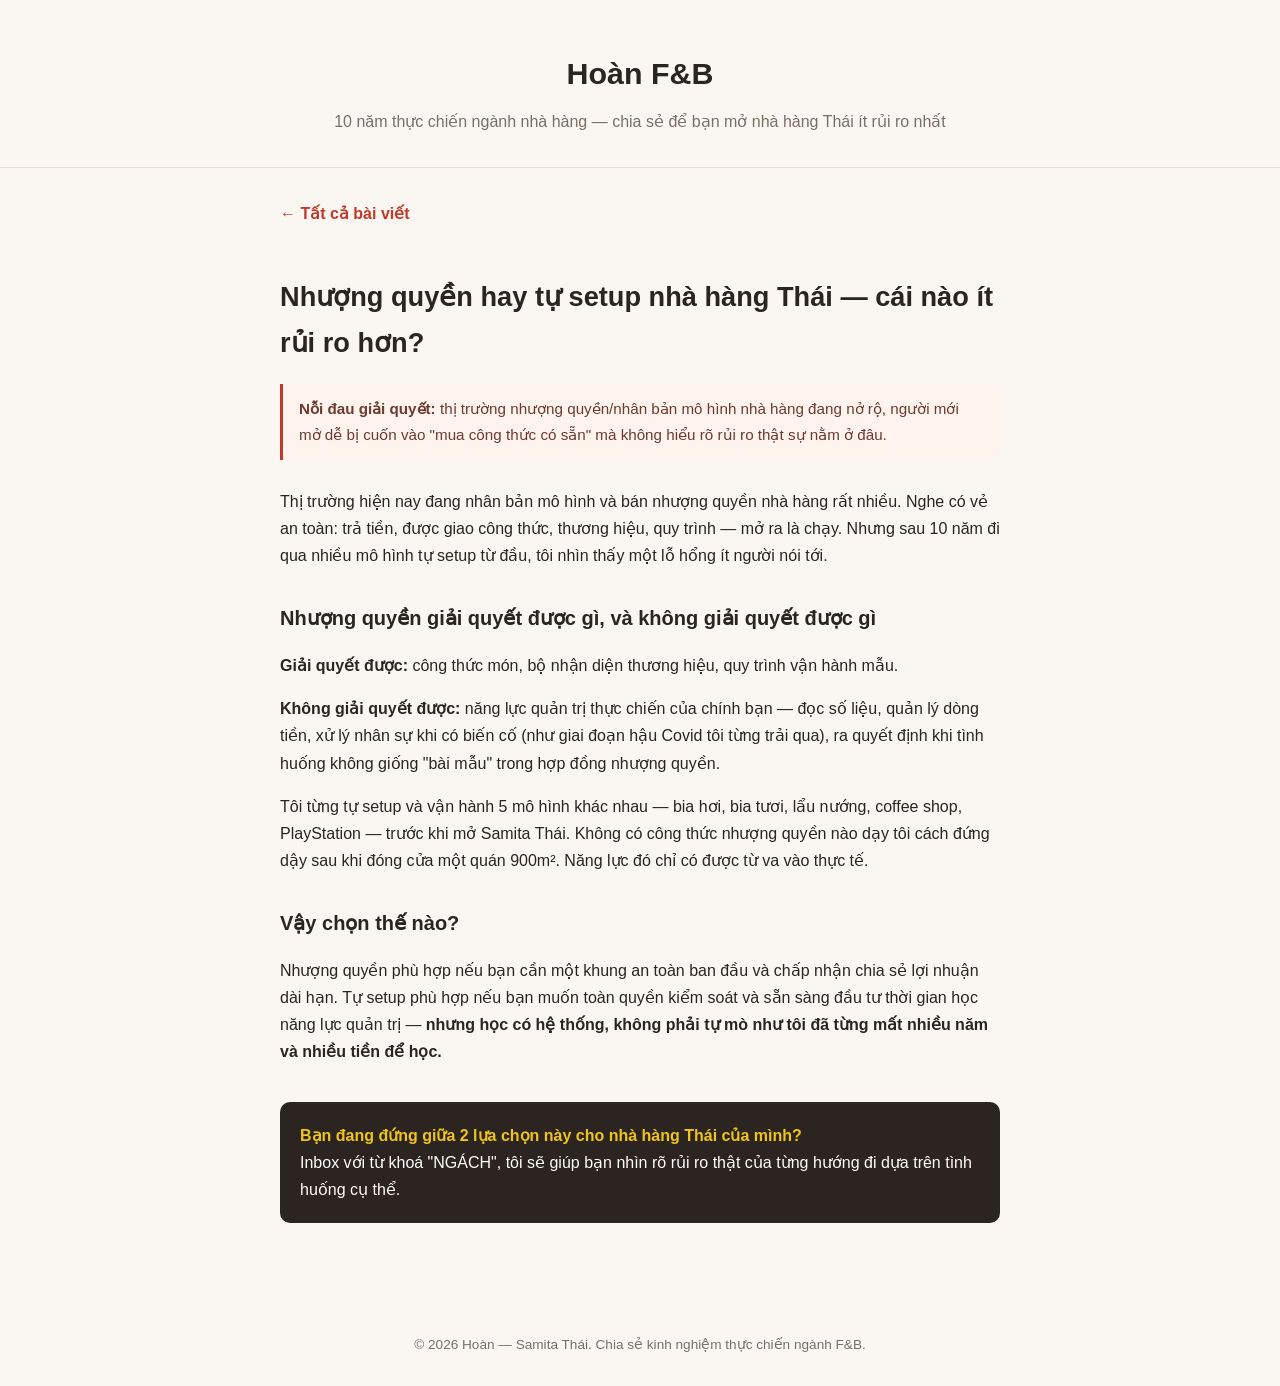
<file: bai-4-nhuong-quyen-vs-tu-setup-nha-hang-thai.html>
<!DOCTYPE html>
<html lang="vi">
<head>
<meta charset="UTF-8">
<meta name="viewport" content="width=device-width, initial-scale=1.0">
<title>Nhượng quyền hay tự setup nhà hàng Thái — Hoàn F&B</title>
<link rel="stylesheet" href="style.css">
</head>
<body>
<header class="site">
  <h1>Hoàn F&amp;B</h1>
  <p>10 năm thực chiến ngành nhà hàng — chia sẻ để bạn mở nhà hàng Thái ít rủi ro nhất</p>
</header>
<main>
  <a class="back-link" href="index.html">← Tất cả bài viết</a>
  <article class="post">
    <h1>Nhượng quyền hay tự setup nhà hàng Thái — cái nào ít rủi ro hơn?</h1>
    <div class="pain-box"><strong>Nỗi đau giải quyết:</strong> thị trường nhượng quyền/nhân bản mô hình nhà hàng đang nở rộ, người mới mở dễ bị cuốn vào "mua công thức có sẵn" mà không hiểu rõ rủi ro thật sự nằm ở đâu.</div>

    <p>Thị trường hiện nay đang nhân bản mô hình và bán nhượng quyền nhà hàng rất nhiều. Nghe có vẻ an toàn: trả tiền, được giao công thức, thương hiệu, quy trình — mở ra là chạy. Nhưng sau 10 năm đi qua nhiều mô hình tự setup từ đầu, tôi nhìn thấy một lỗ hổng ít người nói tới.</p>

    <h2>Nhượng quyền giải quyết được gì, và không giải quyết được gì</h2>
    <p><strong>Giải quyết được:</strong> công thức món, bộ nhận diện thương hiệu, quy trình vận hành mẫu.</p>
    <p><strong>Không giải quyết được:</strong> năng lực quản trị thực chiến của chính bạn — đọc số liệu, quản lý dòng tiền, xử lý nhân sự khi có biến cố (như giai đoạn hậu Covid tôi từng trải qua), ra quyết định khi tình huống không giống "bài mẫu" trong hợp đồng nhượng quyền.</p>

    <p>Tôi từng tự setup và vận hành 5 mô hình khác nhau — bia hơi, bia tươi, lẩu nướng, coffee shop, PlayStation — trước khi mở Samita Thái. Không có công thức nhượng quyền nào dạy tôi cách đứng dậy sau khi đóng cửa một quán 900m². Năng lực đó chỉ có được từ va vào thực tế.</p>

    <h2>Vậy chọn thế nào?</h2>
    <p>Nhượng quyền phù hợp nếu bạn cần một khung an toàn ban đầu và chấp nhận chia sẻ lợi nhuận dài hạn. Tự setup phù hợp nếu bạn muốn toàn quyền kiểm soát và sẵn sàng đầu tư thời gian học năng lực quản trị — <strong>nhưng học có hệ thống, không phải tự mò như tôi đã từng mất nhiều năm và nhiều tiền để học.</strong></p>

    <div class="cta">
      <strong>Bạn đang đứng giữa 2 lựa chọn này cho nhà hàng Thái của mình?</strong><br>
      Inbox với từ khoá "NGÁCH", tôi sẽ giúp bạn nhìn rõ rủi ro thật của từng hướng đi dựa trên tình huống cụ thể.
    </div>
  </article>
</main>
<footer class="site">© 2026 Hoàn — Samita Thái. Chia sẻ kinh nghiệm thực chiến ngành F&amp;B.</footer>
</body>
</html>
</file>
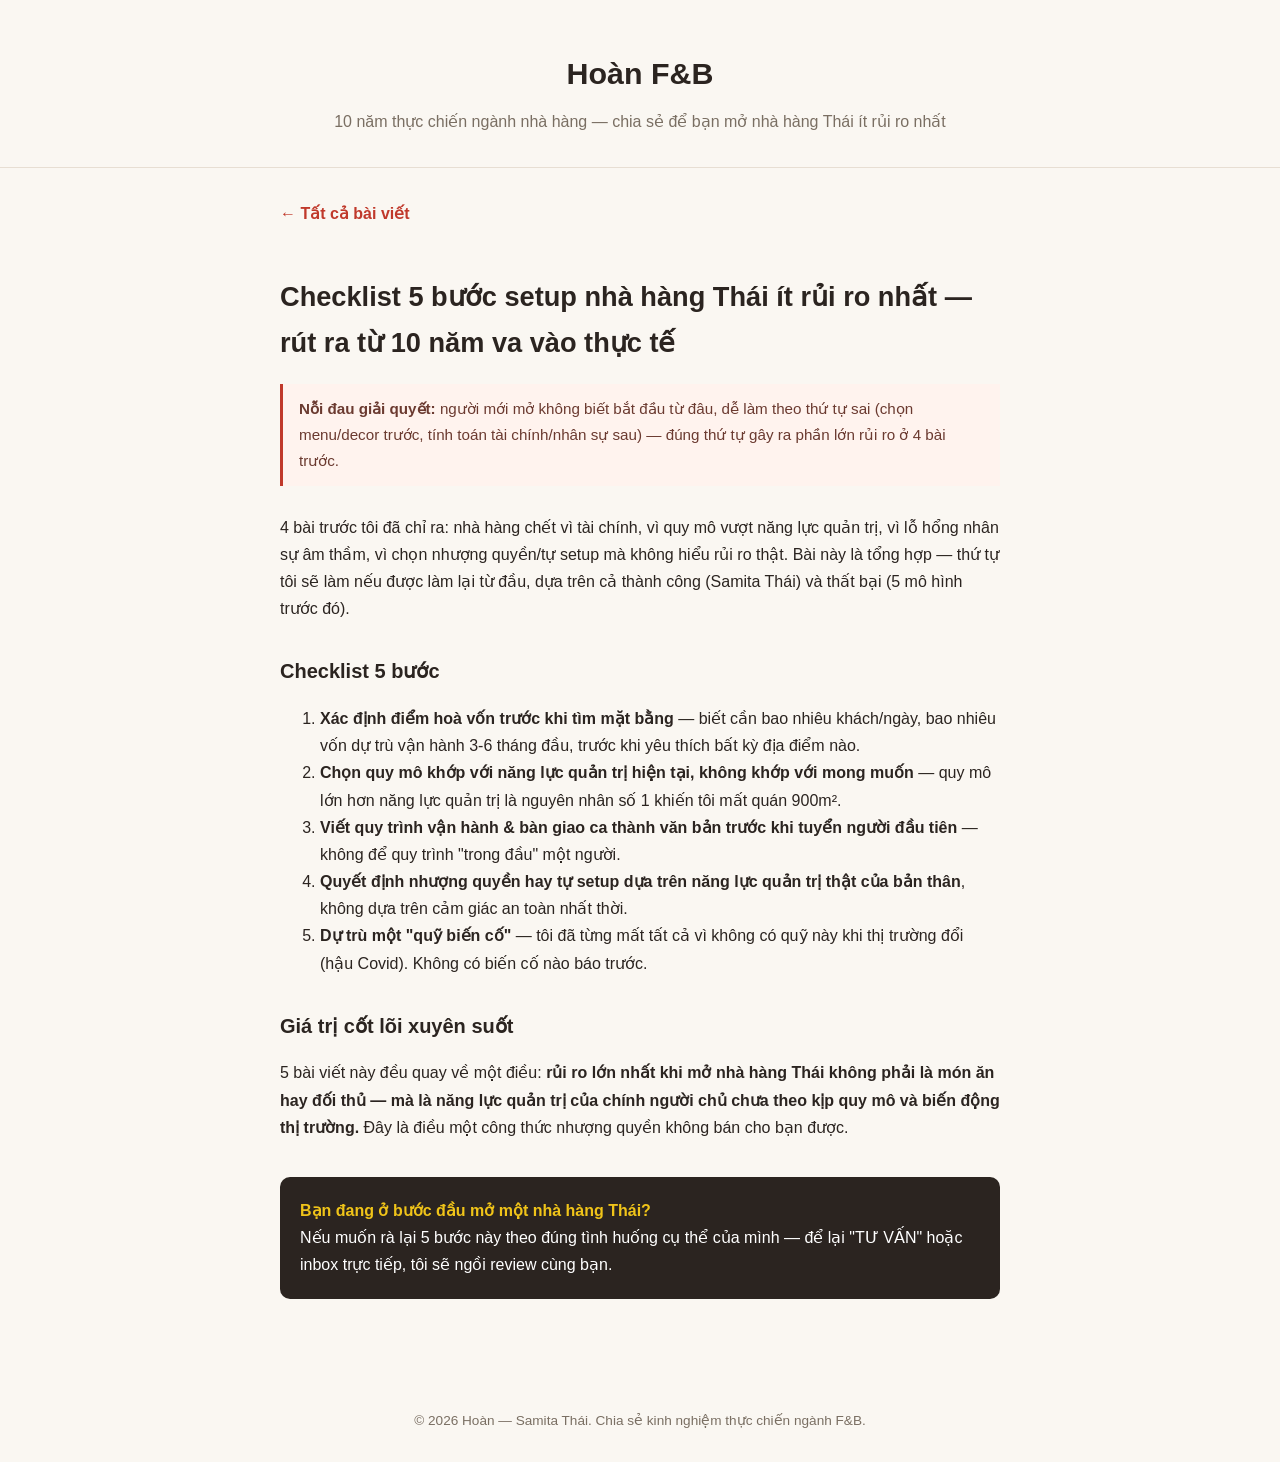
<file: bai-5-checklist-5-buoc-setup-nha-hang-thai-it-rui-ro.html>
<!DOCTYPE html>
<html lang="vi">
<head>
<meta charset="UTF-8">
<meta name="viewport" content="width=device-width, initial-scale=1.0">
<title>Checklist 5 bước setup nhà hàng Thái ít rủi ro nhất — Hoàn F&B</title>
<link rel="stylesheet" href="style.css">
</head>
<body>
<header class="site">
  <h1>Hoàn F&amp;B</h1>
  <p>10 năm thực chiến ngành nhà hàng — chia sẻ để bạn mở nhà hàng Thái ít rủi ro nhất</p>
</header>
<main>
  <a class="back-link" href="index.html">← Tất cả bài viết</a>
  <article class="post">
    <h1>Checklist 5 bước setup nhà hàng Thái ít rủi ro nhất — rút ra từ 10 năm va vào thực tế</h1>
    <div class="pain-box"><strong>Nỗi đau giải quyết:</strong> người mới mở không biết bắt đầu từ đâu, dễ làm theo thứ tự sai (chọn menu/decor trước, tính toán tài chính/nhân sự sau) — đúng thứ tự gây ra phần lớn rủi ro ở 4 bài trước.</div>

    <p>4 bài trước tôi đã chỉ ra: nhà hàng chết vì tài chính, vì quy mô vượt năng lực quản trị, vì lỗ hổng nhân sự âm thầm, vì chọn nhượng quyền/tự setup mà không hiểu rủi ro thật. Bài này là tổng hợp — thứ tự tôi sẽ làm nếu được làm lại từ đầu, dựa trên cả thành công (Samita Thái) và thất bại (5 mô hình trước đó).</p>

    <h2>Checklist 5 bước</h2>
    <ol>
      <li><strong>Xác định điểm hoà vốn trước khi tìm mặt bằng</strong> — biết cần bao nhiêu khách/ngày, bao nhiêu vốn dự trù vận hành 3-6 tháng đầu, trước khi yêu thích bất kỳ địa điểm nào.</li>
      <li><strong>Chọn quy mô khớp với năng lực quản trị hiện tại, không khớp với mong muốn</strong> — quy mô lớn hơn năng lực quản trị là nguyên nhân số 1 khiến tôi mất quán 900m².</li>
      <li><strong>Viết quy trình vận hành &amp; bàn giao ca thành văn bản trước khi tuyển người đầu tiên</strong> — không để quy trình "trong đầu" một người.</li>
      <li><strong>Quyết định nhượng quyền hay tự setup dựa trên năng lực quản trị thật của bản thân</strong>, không dựa trên cảm giác an toàn nhất thời.</li>
      <li><strong>Dự trù một "quỹ biến cố"</strong> — tôi đã từng mất tất cả vì không có quỹ này khi thị trường đổi (hậu Covid). Không có biến cố nào báo trước.</li>
    </ol>

    <h2>Giá trị cốt lõi xuyên suốt</h2>
    <p>5 bài viết này đều quay về một điều: <strong>rủi ro lớn nhất khi mở nhà hàng Thái không phải là món ăn hay đối thủ — mà là năng lực quản trị của chính người chủ chưa theo kịp quy mô và biến động thị trường.</strong> Đây là điều một công thức nhượng quyền không bán cho bạn được.</p>

    <div class="cta">
      <strong>Bạn đang ở bước đầu mở một nhà hàng Thái?</strong><br>
      Nếu muốn rà lại 5 bước này theo đúng tình huống cụ thể của mình — để lại "TƯ VẤN" hoặc inbox trực tiếp, tôi sẽ ngồi review cùng bạn.
    </div>
  </article>
</main>
<footer class="site">© 2026 Hoàn — Samita Thái. Chia sẻ kinh nghiệm thực chiến ngành F&amp;B.</footer>
</body>
</html>
</file>
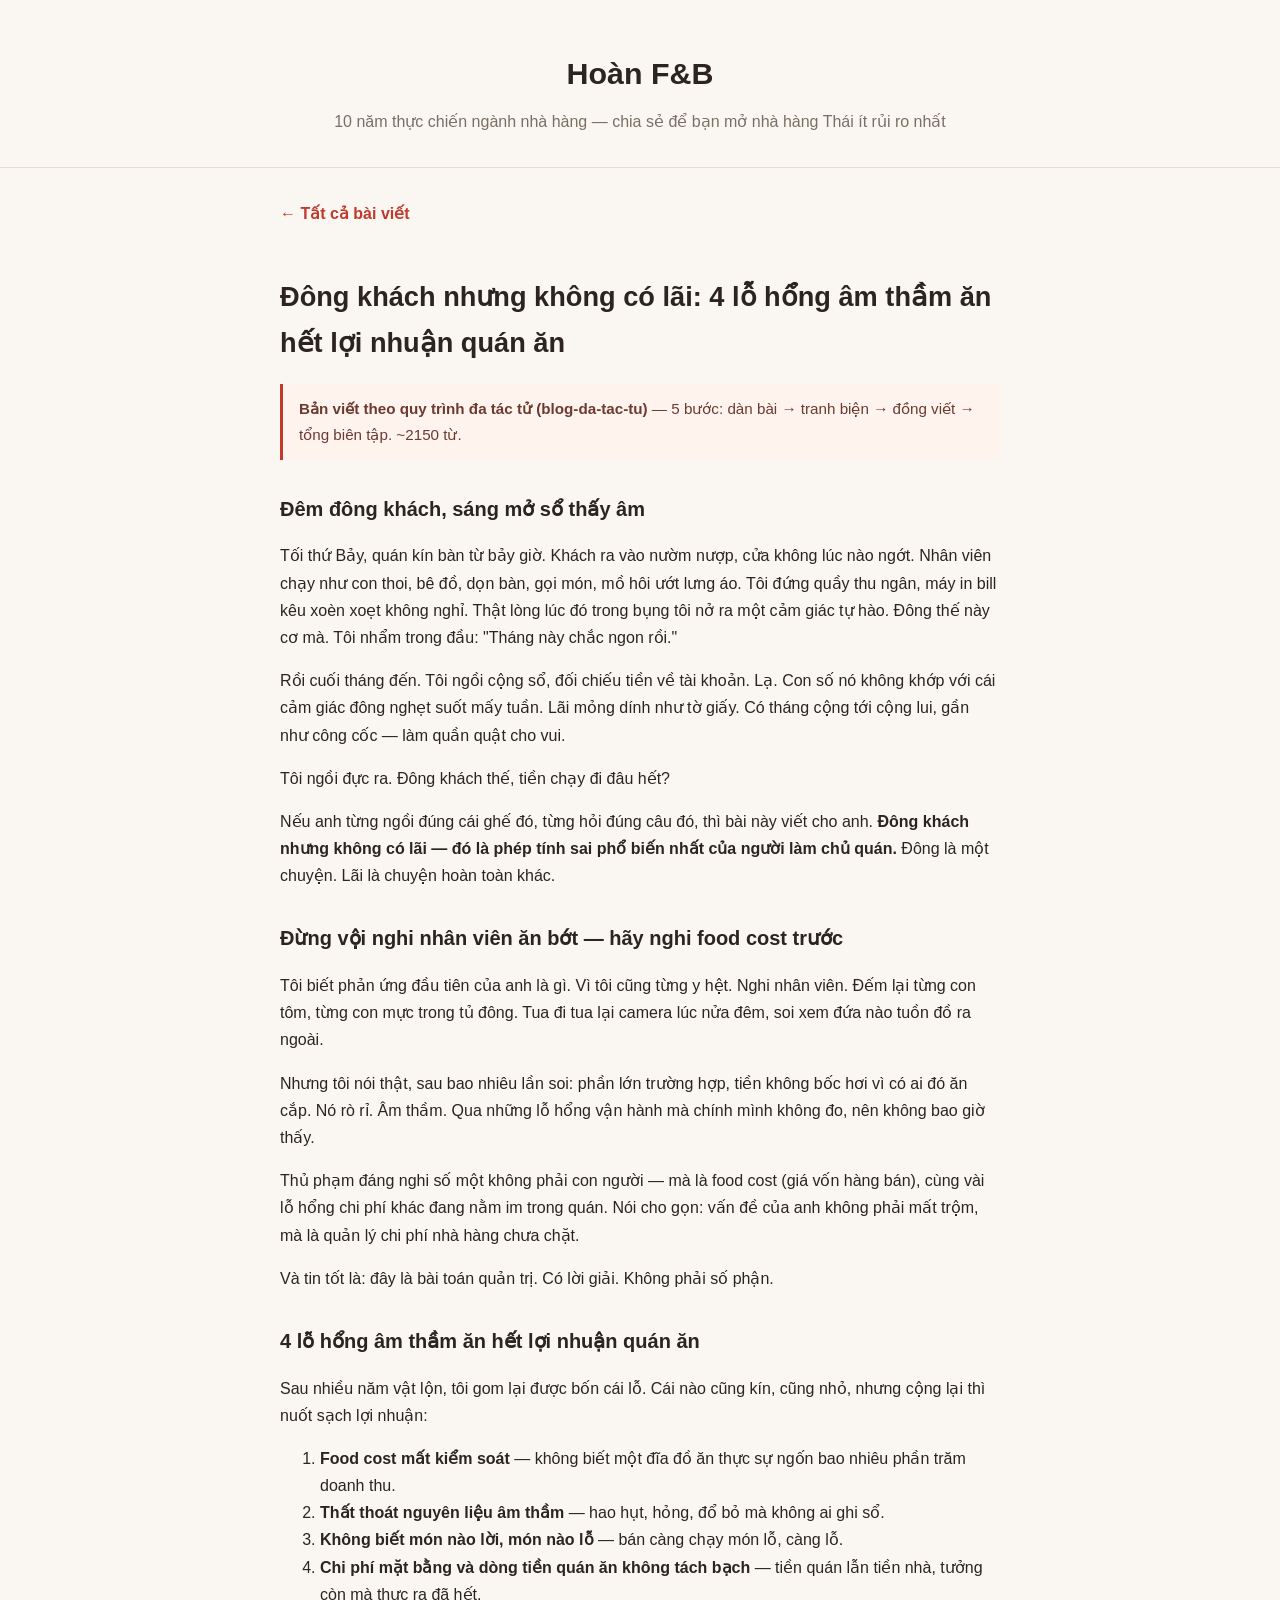
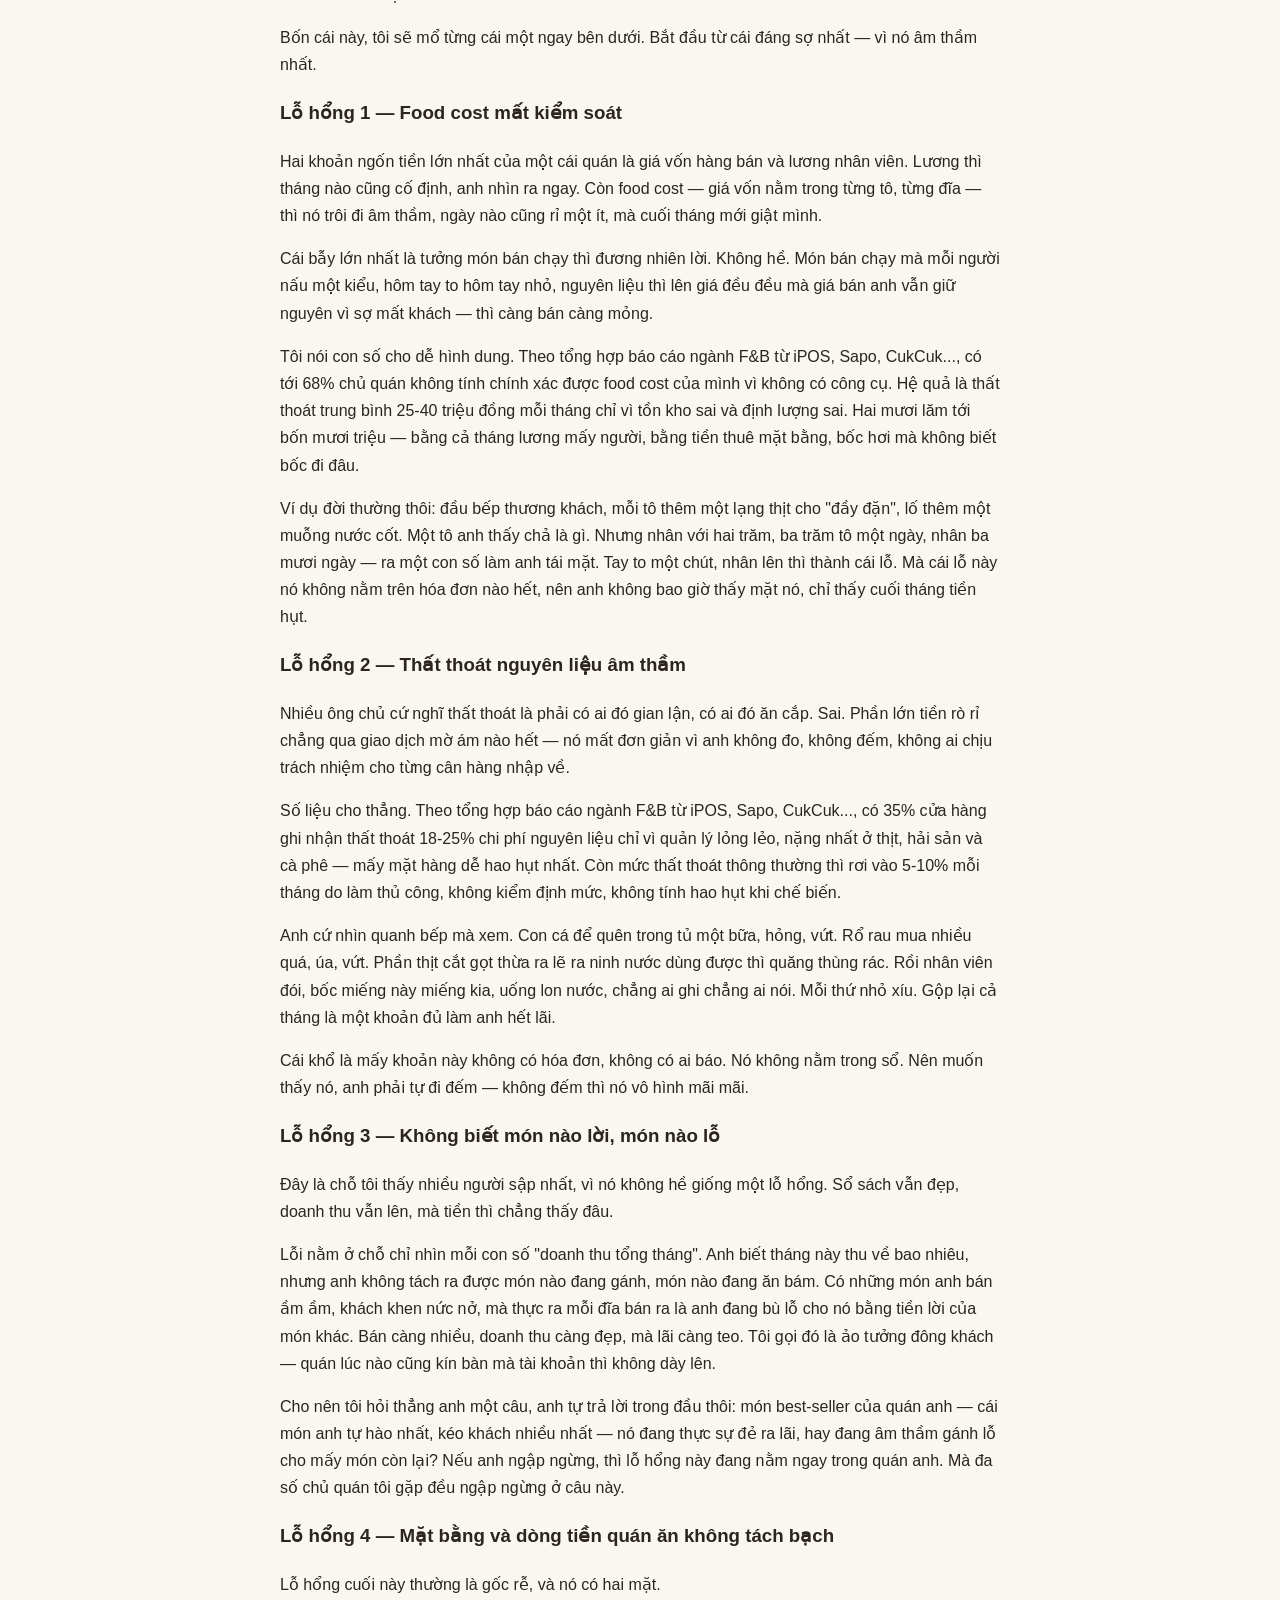
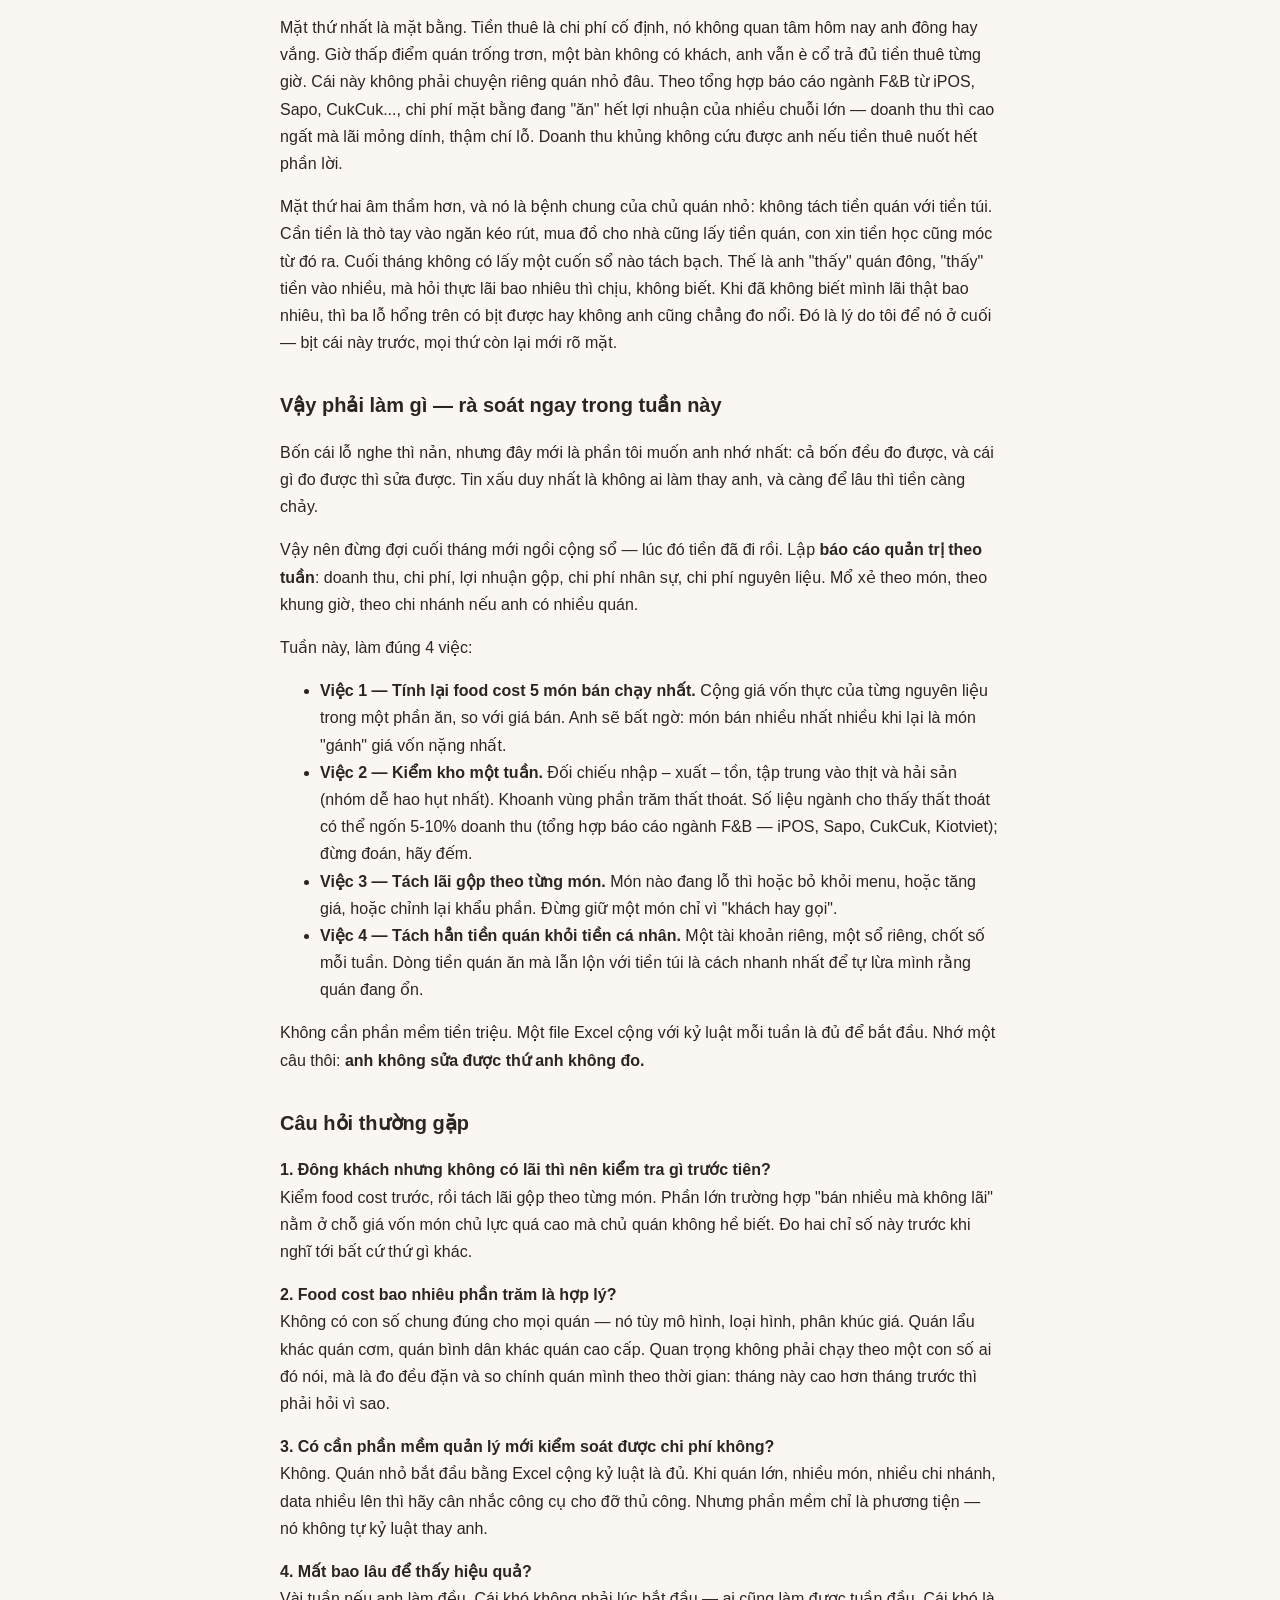
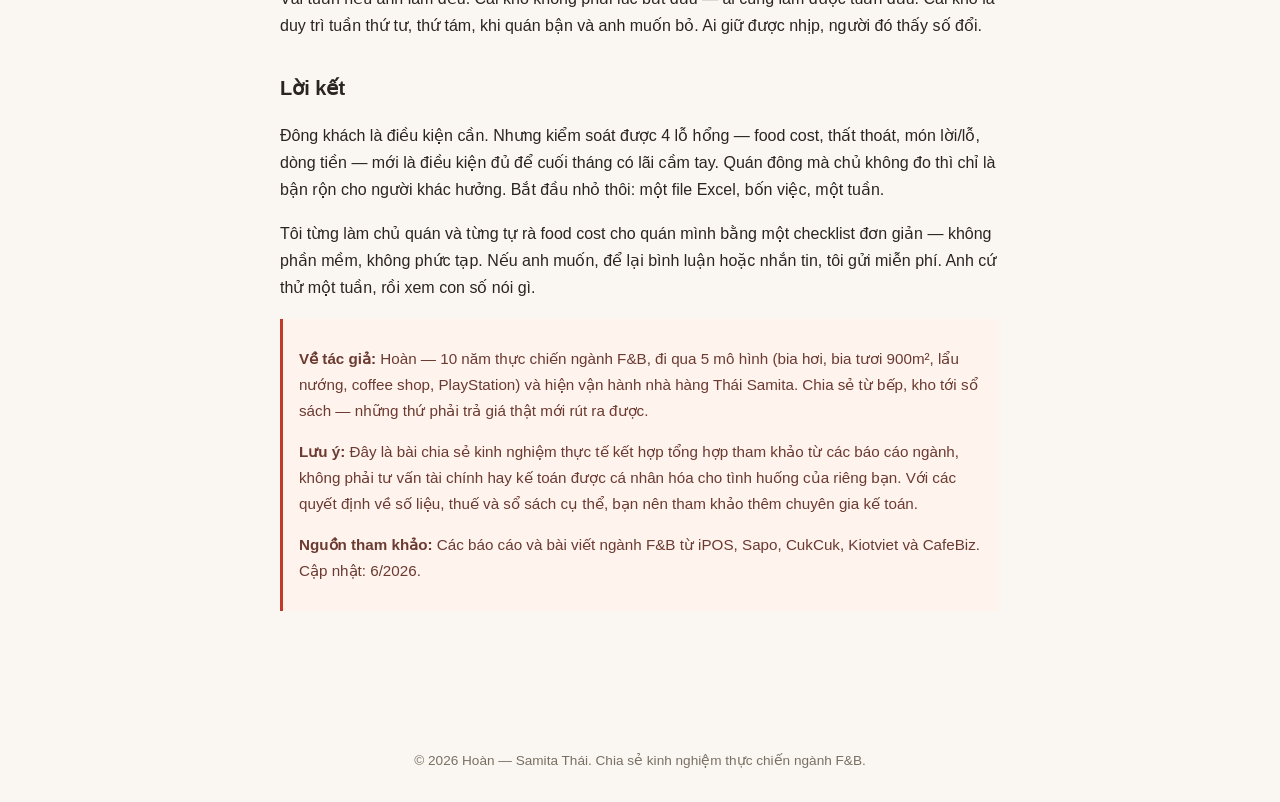
<file: bai-6-dong-khach-nhung-khong-co-lai.html>
<!DOCTYPE html>
<html lang="vi">
<head>
<meta charset="UTF-8">
<meta name="viewport" content="width=device-width, initial-scale=1.0">
<title>Đông khách nhưng không có lãi: 4 lỗ hổng nuốt lợi nhuận quán ăn — Hoàn F&B</title>
<meta name="description" content="Quán đông mà cuối tháng vẫn âm? 4 lỗ hổng âm thầm — food cost, thất thoát, món lỗ, dòng tiền quán ăn — đang ăn hết lợi nhuận. Cách rà soát ngay trong 1 tuần.">
<link rel="stylesheet" href="style.css">
</head>
<body>
<header class="site">
  <h1>Hoàn F&amp;B</h1>
  <p>10 năm thực chiến ngành nhà hàng — chia sẻ để bạn mở nhà hàng Thái ít rủi ro nhất</p>
</header>
<main>
  <a class="back-link" href="index.html">← Tất cả bài viết</a>
  <article class="post">
    <h1>Đông khách nhưng không có lãi: 4 lỗ hổng âm thầm ăn hết lợi nhuận quán ăn</h1>
    <div class="pain-box"><strong>Bản viết theo quy trình đa tác tử (blog-da-tac-tu)</strong> — 5 bước: dàn bài → tranh biện → đồng viết → tổng biên tập. ~2150 từ.</div>

    <h2>Đêm đông khách, sáng mở sổ thấy âm</h2>
    <p>Tối thứ Bảy, quán kín bàn từ bảy giờ. Khách ra vào nườm nượp, cửa không lúc nào ngớt. Nhân viên chạy như con thoi, bê đồ, dọn bàn, gọi món, mồ hôi ướt lưng áo. Tôi đứng quầy thu ngân, máy in bill kêu xoèn xoẹt không nghỉ. Thật lòng lúc đó trong bụng tôi nở ra một cảm giác tự hào. Đông thế này cơ mà. Tôi nhẩm trong đầu: "Tháng này chắc ngon rồi."</p>
    <p>Rồi cuối tháng đến. Tôi ngồi cộng sổ, đối chiếu tiền về tài khoản. Lạ. Con số nó không khớp với cái cảm giác đông nghẹt suốt mấy tuần. Lãi mỏng dính như tờ giấy. Có tháng cộng tới cộng lui, gần như công cốc — làm quần quật cho vui.</p>
    <p>Tôi ngồi đực ra. Đông khách thế, tiền chạy đi đâu hết?</p>
    <p>Nếu anh từng ngồi đúng cái ghế đó, từng hỏi đúng câu đó, thì bài này viết cho anh. <strong>Đông khách nhưng không có lãi — đó là phép tính sai phổ biến nhất của người làm chủ quán.</strong> Đông là một chuyện. Lãi là chuyện hoàn toàn khác.</p>

    <h2>Đừng vội nghi nhân viên ăn bớt — hãy nghi food cost trước</h2>
    <p>Tôi biết phản ứng đầu tiên của anh là gì. Vì tôi cũng từng y hệt. Nghi nhân viên. Đếm lại từng con tôm, từng con mực trong tủ đông. Tua đi tua lại camera lúc nửa đêm, soi xem đứa nào tuồn đồ ra ngoài.</p>
    <p>Nhưng tôi nói thật, sau bao nhiêu lần soi: phần lớn trường hợp, tiền không bốc hơi vì có ai đó ăn cắp. Nó rò rỉ. Âm thầm. Qua những lỗ hổng vận hành mà chính mình không đo, nên không bao giờ thấy.</p>
    <p>Thủ phạm đáng nghi số một không phải con người — mà là food cost (giá vốn hàng bán), cùng vài lỗ hổng chi phí khác đang nằm im trong quán. Nói cho gọn: vấn đề của anh không phải mất trộm, mà là quản lý chi phí nhà hàng chưa chặt.</p>
    <p>Và tin tốt là: đây là bài toán quản trị. Có lời giải. Không phải số phận.</p>

    <h2>4 lỗ hổng âm thầm ăn hết lợi nhuận quán ăn</h2>
    <p>Sau nhiều năm vật lộn, tôi gom lại được bốn cái lỗ. Cái nào cũng kín, cũng nhỏ, nhưng cộng lại thì nuốt sạch lợi nhuận:</p>
    <ol>
      <li><strong>Food cost mất kiểm soát</strong> — không biết một đĩa đồ ăn thực sự ngốn bao nhiêu phần trăm doanh thu.</li>
      <li><strong>Thất thoát nguyên liệu âm thầm</strong> — hao hụt, hỏng, đổ bỏ mà không ai ghi sổ.</li>
      <li><strong>Không biết món nào lời, món nào lỗ</strong> — bán càng chạy món lỗ, càng lỗ.</li>
      <li><strong>Chi phí mặt bằng và dòng tiền quán ăn không tách bạch</strong> — tiền quán lẫn tiền nhà, tưởng còn mà thực ra đã hết.</li>
    </ol>
    <p>Bốn cái này, tôi sẽ mổ từng cái một ngay bên dưới. Bắt đầu từ cái đáng sợ nhất — vì nó âm thầm nhất.</p>

    <h3>Lỗ hổng 1 — Food cost mất kiểm soát</h3>
    <p>Hai khoản ngốn tiền lớn nhất của một cái quán là giá vốn hàng bán và lương nhân viên. Lương thì tháng nào cũng cố định, anh nhìn ra ngay. Còn food cost — giá vốn nằm trong từng tô, từng đĩa — thì nó trôi đi âm thầm, ngày nào cũng rỉ một ít, mà cuối tháng mới giật mình.</p>
    <p>Cái bẫy lớn nhất là tưởng món bán chạy thì đương nhiên lời. Không hề. Món bán chạy mà mỗi người nấu một kiểu, hôm tay to hôm tay nhỏ, nguyên liệu thì lên giá đều đều mà giá bán anh vẫn giữ nguyên vì sợ mất khách — thì càng bán càng mỏng.</p>
    <p>Tôi nói con số cho dễ hình dung. Theo tổng hợp báo cáo ngành F&amp;B từ iPOS, Sapo, CukCuk..., có tới 68% chủ quán không tính chính xác được food cost của mình vì không có công cụ. Hệ quả là thất thoát trung bình 25-40 triệu đồng mỗi tháng chỉ vì tồn kho sai và định lượng sai. Hai mươi lăm tới bốn mươi triệu — bằng cả tháng lương mấy người, bằng tiền thuê mặt bằng, bốc hơi mà không biết bốc đi đâu.</p>
    <p>Ví dụ đời thường thôi: đầu bếp thương khách, mỗi tô thêm một lạng thịt cho "đầy đặn", lố thêm một muỗng nước cốt. Một tô anh thấy chả là gì. Nhưng nhân với hai trăm, ba trăm tô một ngày, nhân ba mươi ngày — ra một con số làm anh tái mặt. Tay to một chút, nhân lên thì thành cái lỗ. Mà cái lỗ này nó không nằm trên hóa đơn nào hết, nên anh không bao giờ thấy mặt nó, chỉ thấy cuối tháng tiền hụt.</p>

    <h3>Lỗ hổng 2 — Thất thoát nguyên liệu âm thầm</h3>
    <p>Nhiều ông chủ cứ nghĩ thất thoát là phải có ai đó gian lận, có ai đó ăn cắp. Sai. Phần lớn tiền rò rỉ chẳng qua giao dịch mờ ám nào hết — nó mất đơn giản vì anh không đo, không đếm, không ai chịu trách nhiệm cho từng cân hàng nhập về.</p>
    <p>Số liệu cho thẳng. Theo tổng hợp báo cáo ngành F&amp;B từ iPOS, Sapo, CukCuk..., có 35% cửa hàng ghi nhận thất thoát 18-25% chi phí nguyên liệu chỉ vì quản lý lỏng lẻo, nặng nhất ở thịt, hải sản và cà phê — mấy mặt hàng dễ hao hụt nhất. Còn mức thất thoát thông thường thì rơi vào 5-10% mỗi tháng do làm thủ công, không kiểm định mức, không tính hao hụt khi chế biến.</p>
    <p>Anh cứ nhìn quanh bếp mà xem. Con cá để quên trong tủ một bữa, hỏng, vứt. Rổ rau mua nhiều quá, úa, vứt. Phần thịt cắt gọt thừa ra lẽ ra ninh nước dùng được thì quăng thùng rác. Rồi nhân viên đói, bốc miếng này miếng kia, uống lon nước, chẳng ai ghi chẳng ai nói. Mỗi thứ nhỏ xíu. Gộp lại cả tháng là một khoản đủ làm anh hết lãi.</p>
    <p>Cái khổ là mấy khoản này không có hóa đơn, không có ai báo. Nó không nằm trong sổ. Nên muốn thấy nó, anh phải tự đi đếm — không đếm thì nó vô hình mãi mãi.</p>

    <h3>Lỗ hổng 3 — Không biết món nào lời, món nào lỗ</h3>
    <p>Đây là chỗ tôi thấy nhiều người sập nhất, vì nó không hề giống một lỗ hổng. Sổ sách vẫn đẹp, doanh thu vẫn lên, mà tiền thì chẳng thấy đâu.</p>
    <p>Lỗi nằm ở chỗ chỉ nhìn mỗi con số "doanh thu tổng tháng". Anh biết tháng này thu về bao nhiêu, nhưng anh không tách ra được món nào đang gánh, món nào đang ăn bám. Có những món anh bán ầm ầm, khách khen nức nở, mà thực ra mỗi đĩa bán ra là anh đang bù lỗ cho nó bằng tiền lời của món khác. Bán càng nhiều, doanh thu càng đẹp, mà lãi càng teo. Tôi gọi đó là ảo tưởng đông khách — quán lúc nào cũng kín bàn mà tài khoản thì không dày lên.</p>
    <p>Cho nên tôi hỏi thẳng anh một câu, anh tự trả lời trong đầu thôi: món best-seller của quán anh — cái món anh tự hào nhất, kéo khách nhiều nhất — nó đang thực sự đẻ ra lãi, hay đang âm thầm gánh lỗ cho mấy món còn lại? Nếu anh ngập ngừng, thì lỗ hổng này đang nằm ngay trong quán anh. Mà đa số chủ quán tôi gặp đều ngập ngừng ở câu này.</p>

    <h3>Lỗ hổng 4 — Mặt bằng và dòng tiền quán ăn không tách bạch</h3>
    <p>Lỗ hổng cuối này thường là gốc rễ, và nó có hai mặt.</p>
    <p>Mặt thứ nhất là mặt bằng. Tiền thuê là chi phí cố định, nó không quan tâm hôm nay anh đông hay vắng. Giờ thấp điểm quán trống trơn, một bàn không có khách, anh vẫn è cổ trả đủ tiền thuê từng giờ. Cái này không phải chuyện riêng quán nhỏ đâu. Theo tổng hợp báo cáo ngành F&amp;B từ iPOS, Sapo, CukCuk..., chi phí mặt bằng đang "ăn" hết lợi nhuận của nhiều chuỗi lớn — doanh thu thì cao ngất mà lãi mỏng dính, thậm chí lỗ. Doanh thu khủng không cứu được anh nếu tiền thuê nuốt hết phần lời.</p>
    <p>Mặt thứ hai âm thầm hơn, và nó là bệnh chung của chủ quán nhỏ: không tách tiền quán với tiền túi. Cần tiền là thò tay vào ngăn kéo rút, mua đồ cho nhà cũng lấy tiền quán, con xin tiền học cũng móc từ đó ra. Cuối tháng không có lấy một cuốn sổ nào tách bạch. Thế là anh "thấy" quán đông, "thấy" tiền vào nhiều, mà hỏi thực lãi bao nhiêu thì chịu, không biết. Khi đã không biết mình lãi thật bao nhiêu, thì ba lỗ hổng trên có bịt được hay không anh cũng chẳng đo nổi. Đó là lý do tôi để nó ở cuối — bịt cái này trước, mọi thứ còn lại mới rõ mặt.</p>

    <h2>Vậy phải làm gì — rà soát ngay trong tuần này</h2>
    <p>Bốn cái lỗ nghe thì nản, nhưng đây mới là phần tôi muốn anh nhớ nhất: cả bốn đều đo được, và cái gì đo được thì sửa được. Tin xấu duy nhất là không ai làm thay anh, và càng để lâu thì tiền càng chảy.</p>
    <p>Vậy nên đừng đợi cuối tháng mới ngồi cộng sổ — lúc đó tiền đã đi rồi. Lập <strong>báo cáo quản trị theo tuần</strong>: doanh thu, chi phí, lợi nhuận gộp, chi phí nhân sự, chi phí nguyên liệu. Mổ xẻ theo món, theo khung giờ, theo chi nhánh nếu anh có nhiều quán.</p>
    <p>Tuần này, làm đúng 4 việc:</p>
    <ul>
      <li><strong>Việc 1 — Tính lại food cost 5 món bán chạy nhất.</strong> Cộng giá vốn thực của từng nguyên liệu trong một phần ăn, so với giá bán. Anh sẽ bất ngờ: món bán nhiều nhất nhiều khi lại là món "gánh" giá vốn nặng nhất.</li>
      <li><strong>Việc 2 — Kiểm kho một tuần.</strong> Đối chiếu nhập – xuất – tồn, tập trung vào thịt và hải sản (nhóm dễ hao hụt nhất). Khoanh vùng phần trăm thất thoát. Số liệu ngành cho thấy thất thoát có thể ngốn 5-10% doanh thu (tổng hợp báo cáo ngành F&amp;B — iPOS, Sapo, CukCuk, Kiotviet); đừng đoán, hãy đếm.</li>
      <li><strong>Việc 3 — Tách lãi gộp theo từng món.</strong> Món nào đang lỗ thì hoặc bỏ khỏi menu, hoặc tăng giá, hoặc chỉnh lại khẩu phần. Đừng giữ một món chỉ vì "khách hay gọi".</li>
      <li><strong>Việc 4 — Tách hẳn tiền quán khỏi tiền cá nhân.</strong> Một tài khoản riêng, một sổ riêng, chốt số mỗi tuần. Dòng tiền quán ăn mà lẫn lộn với tiền túi là cách nhanh nhất để tự lừa mình rằng quán đang ổn.</li>
    </ul>
    <p>Không cần phần mềm tiền triệu. Một file Excel cộng với kỷ luật mỗi tuần là đủ để bắt đầu. Nhớ một câu thôi: <strong>anh không sửa được thứ anh không đo.</strong></p>

    <h2>Câu hỏi thường gặp</h2>
    <p><strong>1. Đông khách nhưng không có lãi thì nên kiểm tra gì trước tiên?</strong><br>
    Kiểm food cost trước, rồi tách lãi gộp theo từng món. Phần lớn trường hợp "bán nhiều mà không lãi" nằm ở chỗ giá vốn món chủ lực quá cao mà chủ quán không hề biết. Đo hai chỉ số này trước khi nghĩ tới bất cứ thứ gì khác.</p>
    <p><strong>2. Food cost bao nhiêu phần trăm là hợp lý?</strong><br>
    Không có con số chung đúng cho mọi quán — nó tùy mô hình, loại hình, phân khúc giá. Quán lẩu khác quán cơm, quán bình dân khác quán cao cấp. Quan trọng không phải chạy theo một con số ai đó nói, mà là đo đều đặn và so chính quán mình theo thời gian: tháng này cao hơn tháng trước thì phải hỏi vì sao.</p>
    <p><strong>3. Có cần phần mềm quản lý mới kiểm soát được chi phí không?</strong><br>
    Không. Quán nhỏ bắt đầu bằng Excel cộng kỷ luật là đủ. Khi quán lớn, nhiều món, nhiều chi nhánh, data nhiều lên thì hãy cân nhắc công cụ cho đỡ thủ công. Nhưng phần mềm chỉ là phương tiện — nó không tự kỷ luật thay anh.</p>
    <p><strong>4. Mất bao lâu để thấy hiệu quả?</strong><br>
    Vài tuần nếu anh làm đều. Cái khó không phải lúc bắt đầu — ai cũng làm được tuần đầu. Cái khó là duy trì tuần thứ tư, thứ tám, khi quán bận và anh muốn bỏ. Ai giữ được nhịp, người đó thấy số đổi.</p>

    <h2>Lời kết</h2>
    <p>Đông khách là điều kiện cần. Nhưng kiểm soát được 4 lỗ hổng — food cost, thất thoát, món lời/lỗ, dòng tiền — mới là điều kiện đủ để cuối tháng có lãi cầm tay. Quán đông mà chủ không đo thì chỉ là bận rộn cho người khác hưởng. Bắt đầu nhỏ thôi: một file Excel, bốn việc, một tuần.</p>
    <p>Tôi từng làm chủ quán và từng tự rà food cost cho quán mình bằng một checklist đơn giản — không phần mềm, không phức tạp. Nếu anh muốn, để lại bình luận hoặc nhắn tin, tôi gửi miễn phí. Anh cứ thử một tuần, rồi xem con số nói gì.</p>

    <div class="pain-box">
      <p><strong>Về tác giả:</strong> Hoàn — 10 năm thực chiến ngành F&amp;B, đi qua 5 mô hình (bia hơi, bia tươi 900m², lẩu nướng, coffee shop, PlayStation) và hiện vận hành nhà hàng Thái Samita. Chia sẻ từ bếp, kho tới sổ sách — những thứ phải trả giá thật mới rút ra được.</p>
      <p><strong>Lưu ý:</strong> Đây là bài chia sẻ kinh nghiệm thực tế kết hợp tổng hợp tham khảo từ các báo cáo ngành, không phải tư vấn tài chính hay kế toán được cá nhân hóa cho tình huống của riêng bạn. Với các quyết định về số liệu, thuế và sổ sách cụ thể, bạn nên tham khảo thêm chuyên gia kế toán.</p>
      <p><strong>Nguồn tham khảo:</strong> Các báo cáo và bài viết ngành F&amp;B từ iPOS, Sapo, CukCuk, Kiotviet và CafeBiz. Cập nhật: 6/2026.</p>
    </div>
  </article>
</main>
<footer class="site">© 2026 Hoàn — Samita Thái. Chia sẻ kinh nghiệm thực chiến ngành F&amp;B.</footer>
</body>
</html>
</file>
<file: style.css>
:root {
  --bg: #faf7f2;
  --ink: #2b2420;
  --accent: #c0392b;
  --muted: #7a6f63;
  --card: #ffffff;
  --border: #e7ded3;
}
* { box-sizing: border-box; }
body {
  margin: 0;
  font-family: -apple-system, "Segoe UI", Roboto, Helvetica, Arial, sans-serif;
  background: var(--bg);
  color: var(--ink);
  line-height: 1.7;
}
header.site {
  padding: 48px 20px 32px;
  text-align: center;
  border-bottom: 1px solid var(--border);
}
header.site h1 {
  margin: 0 0 8px;
  font-size: 1.9rem;
}
header.site p {
  margin: 0;
  color: var(--muted);
}
main {
  max-width: 760px;
  margin: 0 auto;
  padding: 32px 20px 80px;
}
.post-list {
  display: flex;
  flex-direction: column;
  gap: 18px;
}
.post-card {
  background: var(--card);
  border: 1px solid var(--border);
  border-radius: 10px;
  padding: 22px 24px;
  text-decoration: none;
  color: var(--ink);
  display: block;
  transition: box-shadow .15s ease, transform .15s ease;
}
.post-card:hover {
  box-shadow: 0 6px 18px rgba(0,0,0,0.06);
  transform: translateY(-1px);
}
.post-card .tag {
  display: inline-block;
  font-size: 0.75rem;
  color: var(--accent);
  font-weight: 600;
  letter-spacing: .03em;
  text-transform: uppercase;
  margin-bottom: 6px;
}
.post-card h2 {
  margin: 0 0 6px;
  font-size: 1.2rem;
}
.post-card .pain {
  margin: 0;
  color: var(--muted);
  font-size: 0.95rem;
}
article.post h1 {
  font-size: 1.7rem;
  margin-bottom: 4px;
}
article.post .pain-box {
  background: #fff3ee;
  border-left: 3px solid var(--accent);
  padding: 12px 16px;
  margin: 18px 0 28px;
  font-size: 0.95rem;
  color: #6b3a30;
}
article.post h2 {
  font-size: 1.25rem;
  margin-top: 32px;
}
article.post .cta {
  margin-top: 36px;
  padding: 20px;
  background: #2b2420;
  color: #fff;
  border-radius: 10px;
}
article.post .cta strong { color: #f0c419; }
.back-link {
  display: inline-block;
  margin-bottom: 24px;
  color: var(--accent);
  text-decoration: none;
  font-weight: 600;
}
footer.site {
  text-align: center;
  color: var(--muted);
  font-size: 0.85rem;
  padding: 30px 20px;
}

/* --- Thanh menu điều hướng --- */
.site-nav {
  margin-top: 18px;
  display: flex;
  gap: 22px;
  justify-content: center;
}
.site-nav a {
  color: var(--muted);
  text-decoration: none;
  font-weight: 600;
  font-size: 0.95rem;
  padding-bottom: 3px;
  border-bottom: 2px solid transparent;
  transition: color .15s ease, border-color .15s ease;
}
.site-nav a:hover,
.site-nav a.dang-o {
  color: var(--accent);
  border-color: var(--accent);
}

/* --- Trang giới thiệu (About) --- */
.anh-chan-dung {
  margin: 28px 0;
  text-align: center;
}
.anh-chan-dung img {
  width: 100%;
  max-width: 460px;
  aspect-ratio: 4 / 3;
  object-fit: cover;
  object-position: center 40%;
  border-radius: 12px;
  border: 1px solid var(--border);
  box-shadow: 0 6px 18px rgba(0,0,0,0.08);
}
.anh-chan-dung figcaption {
  margin-top: 10px;
  font-size: 0.88rem;
  color: var(--muted);
  font-style: italic;
}
article.about ul {
  padding-left: 20px;
  margin: 18px 0;
}
article.about ul li { margin-bottom: 8px; }

/* ================= SALE PAGE ================= */
.sale-hero {
  text-align: center;
  padding: 20px 0 36px;
  border-bottom: 1px solid var(--border);
}
.sale-hero .tag {
  display: inline-block;
  font-size: 0.75rem;
  color: var(--accent);
  font-weight: 700;
  letter-spacing: .05em;
  text-transform: uppercase;
  margin-bottom: 12px;
}
.sale-hero h1 {
  font-size: 2rem;
  line-height: 1.25;
  margin: 0 0 14px;
}
.sale-hero .sub {
  font-size: 1.1rem;
  color: var(--muted);
  max-width: 620px;
  margin: 0 auto 24px;
}
.hero-note {
  font-size: 0.85rem;
  color: var(--muted);
  margin-top: 12px;
}

.btn-buy {
  display: inline-block;
  background: var(--accent);
  color: #fff;
  font-weight: 700;
  font-size: 1.05rem;
  text-decoration: none;
  padding: 15px 30px;
  border-radius: 999px;
  box-shadow: 0 6px 18px rgba(192,57,43,0.28);
  transition: transform .15s ease, box-shadow .15s ease;
}
.btn-buy:hover { transform: translateY(-2px); box-shadow: 0 10px 24px rgba(192,57,43,0.35); }
.btn-buy.big { font-size: 1.2rem; padding: 18px 38px; }

.sale-section { padding: 34px 0; border-bottom: 1px solid var(--border); }
.sale-section h2 { font-size: 1.4rem; margin: 0 0 16px; }

.pain-list, .module-list { padding-left: 22px; }
.pain-list li, .module-list li { margin-bottom: 12px; }

.credibility { text-align: center; }
.stat-row {
  display: flex;
  gap: 16px;
  justify-content: center;
  flex-wrap: wrap;
  margin-top: 24px;
}
.stat {
  background: var(--card);
  border: 1px solid var(--border);
  border-radius: 12px;
  padding: 18px 22px;
  min-width: 140px;
  font-size: 0.9rem;
  color: var(--muted);
}
.stat .num {
  display: block;
  font-size: 1.9rem;
  font-weight: 800;
  color: var(--accent);
  line-height: 1;
  margin-bottom: 6px;
}

.bonus ul { padding-left: 22px; }
.bonus li { margin-bottom: 10px; }

/* Hộp giá */
.price-section { text-align: center; }
.price-box {
  background: #2b2420;
  color: #fff;
  border-radius: 16px;
  padding: 32px 24px;
  max-width: 440px;
  margin: 0 auto;
}
.price-label { margin: 0 0 6px; color: #d8cec3; font-size: 0.9rem; text-transform: uppercase; letter-spacing: .05em; }
.price-old { margin: 0; text-decoration: line-through; color: #a99f93; font-size: 1.1rem; }
.price-now { margin: 4px 0 4px; font-size: 2.6rem; font-weight: 800; color: #f0c419; line-height: 1; }
.price-note { margin: 0 0 22px; font-size: 0.85rem; color: #d8cec3; }
.pay-methods { margin: 16px 0 0; font-size: 0.82rem; color: #d8cec3; }

.after-pay {
  background: #fff3ee;
  border-left: 3px solid var(--accent);
  border-radius: 0 12px 12px 0;
  padding: 18px 22px;
  margin: 28px auto 0;
  max-width: 620px;
  text-align: left;
}
.after-pay h3 { margin: 0 0 10px; font-size: 1.05rem; }
.after-pay ol { padding-left: 20px; margin: 0; }
.after-pay li { margin-bottom: 8px; }

.guarantee {
  background: #eef7ee;
  border: 1px dashed #7bb07b;
  border-radius: 12px;
  padding: 18px 22px;
  text-align: center;
}

.faq .q { font-weight: 700; margin: 18px 0 4px; }
.faq .a { margin: 0; color: var(--muted); }

.final-cta { text-align: center; border-bottom: none; }
.final-cta h2 { font-size: 1.5rem; }

@media (max-width: 560px) {
  .sale-hero h1 { font-size: 1.55rem; }
  .price-now { font-size: 2.1rem; }
}
article.about blockquote {
  border-left: 3px solid var(--accent);
  margin: 28px 0;
  padding: 8px 20px;
  font-size: 1.2rem;
  font-style: italic;
  color: var(--ink);
}
</file>
